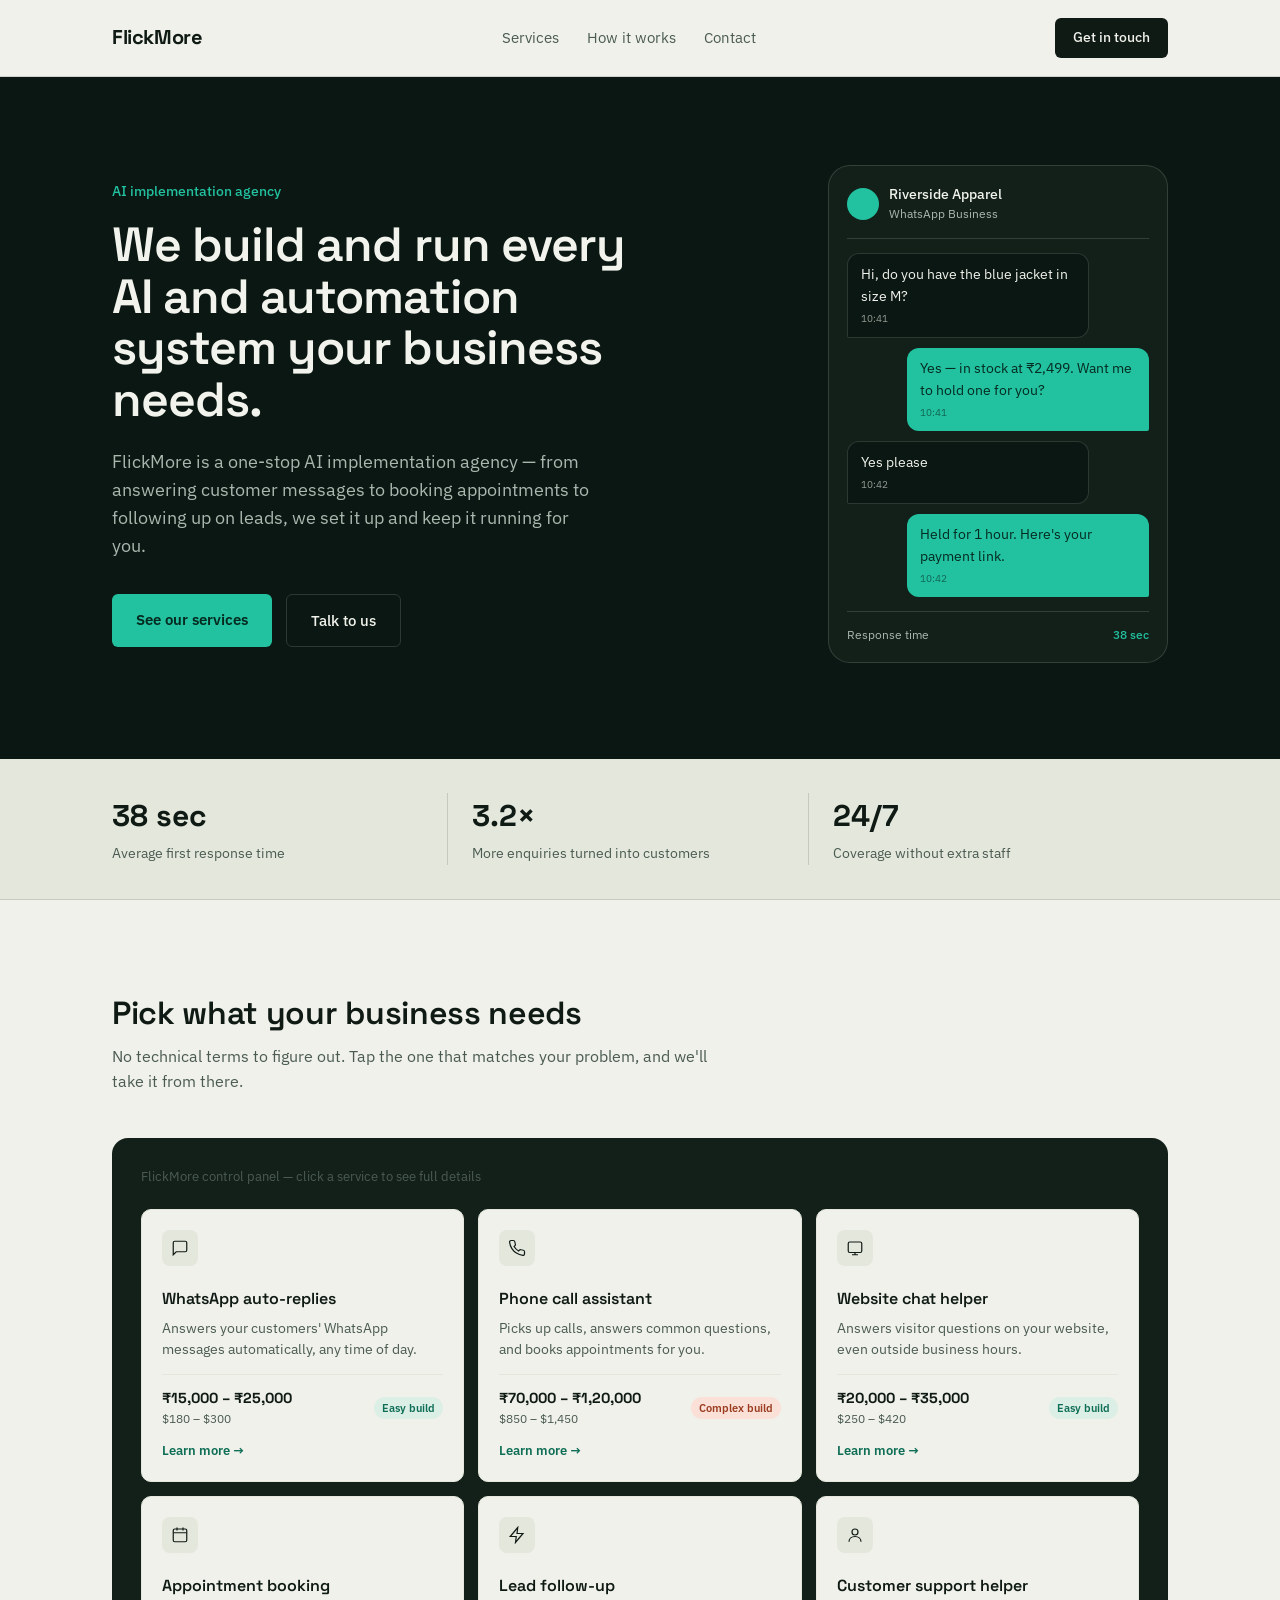
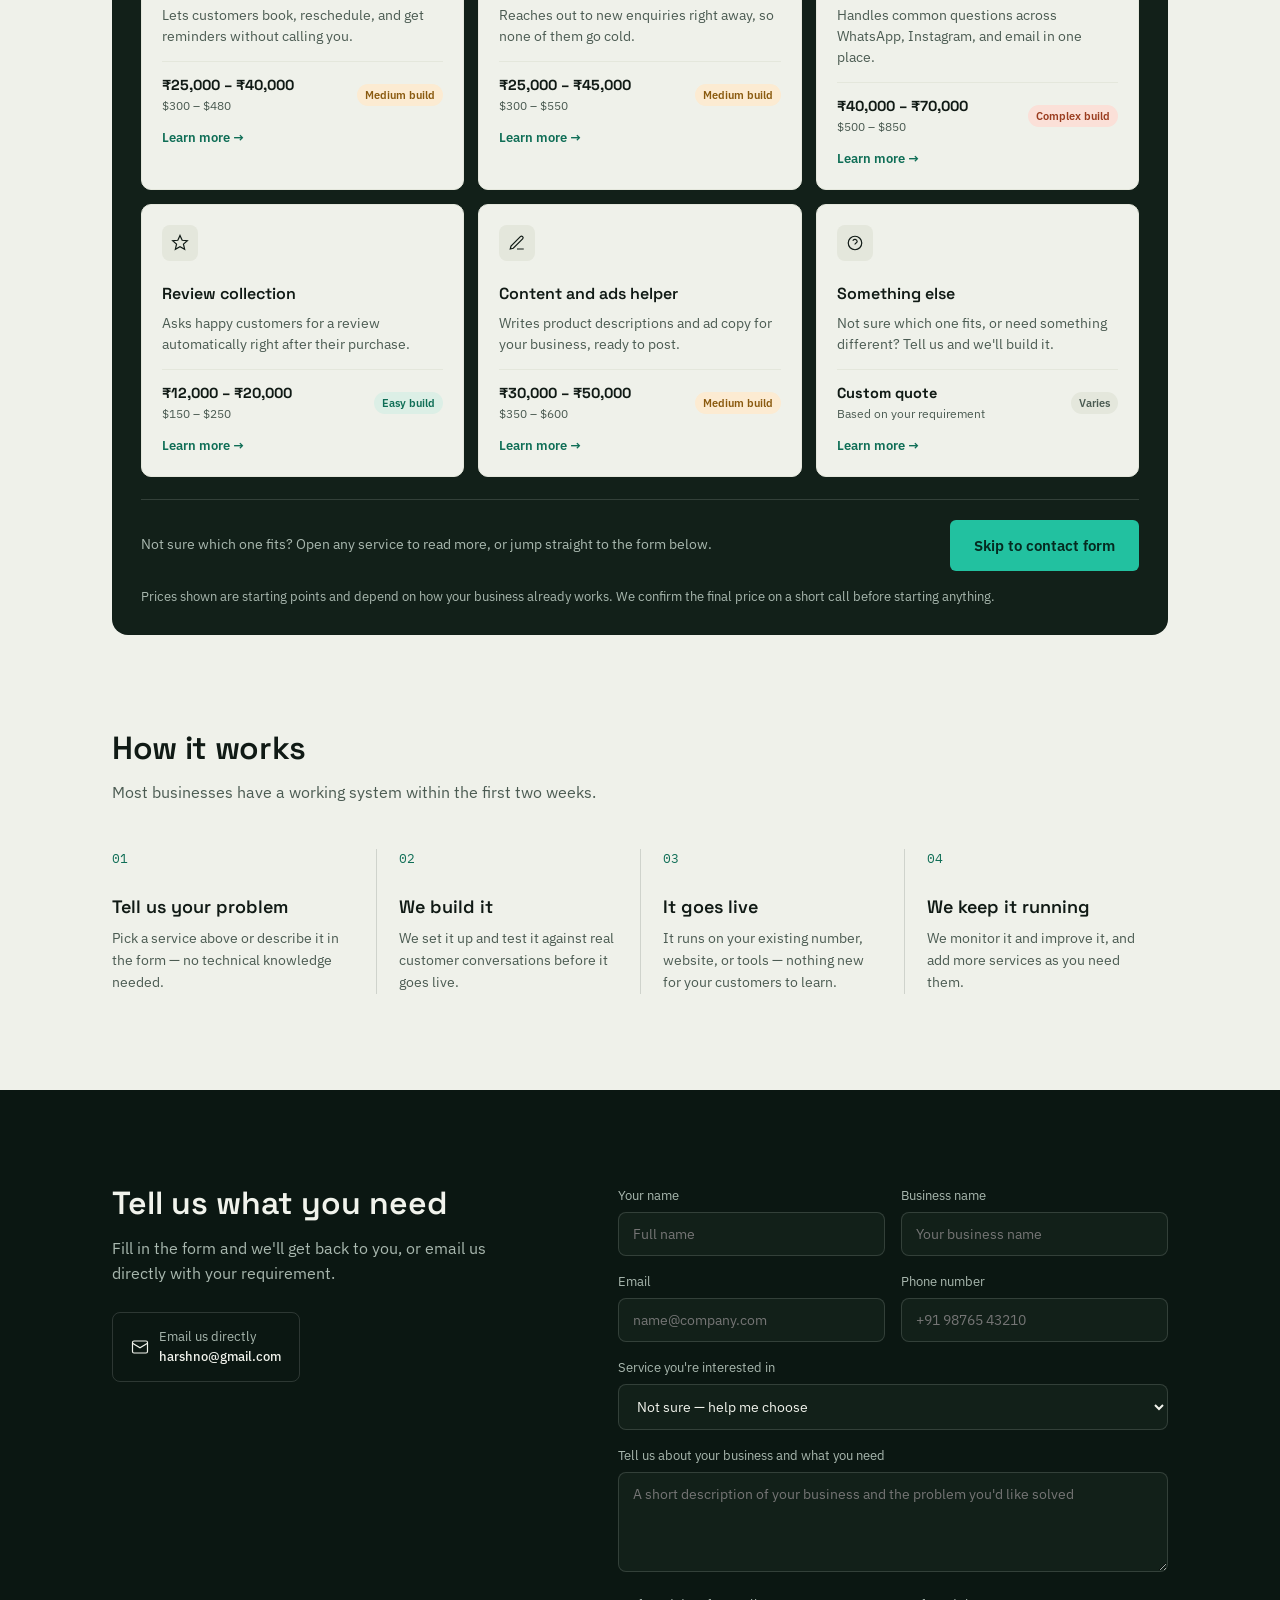
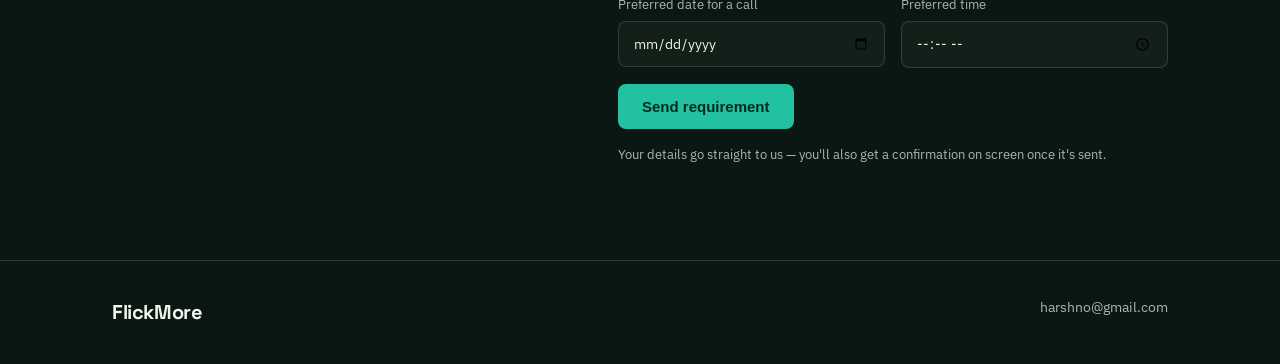
<file: index.html>
<!DOCTYPE html>
<html lang="en">
<head>
<meta charset="UTF-8">
<meta name="viewport" content="width=device-width, initial-scale=1.0">
<title>FlickMore — AI and automation, handled for your business</title>
<link rel="preconnect" href="https://fonts.googleapis.com">
<link href="https://fonts.googleapis.com/css2?family=Space+Grotesk:wght@400;500;600;700&family=IBM+Plex+Sans:wght@400;500;600&family=IBM+Plex+Mono:wght@400;500&display=swap" rel="stylesheet">
<link rel="stylesheet" href="styles.css">
</head>
<body>

<nav>
  <div class="wrap">
    <div class="logo">FlickMore</div>
    <div class="navlinks">
      <a href="#services">Services</a>
      <a href="#how">How it works</a>
      <a href="#contact">Contact</a>
    </div>
    <a class="navcta" href="#contact">Get in touch</a>
  </div>
</nav>

<section class="hero">
  <div class="wrap hero-grid">
    <div>
      <div class="hero-tag">AI implementation agency</div>
      <h1>We build and run every AI and automation system your business needs.</h1>
      <p class="lede">FlickMore is a one-stop AI implementation agency — from answering customer messages to booking appointments to following up on leads, we set it up and keep it running for you.</p>
      <div class="hero-ctas">
        <a class="btn-primary" href="#services">See our services</a>
        <a class="btn-secondary" href="#contact">Talk to us</a>
      </div>
    </div>
    <div class="phone">
      <div class="phone-head">
        <div class="phone-avatar"></div>
        <div><p>Riverside Apparel</p><span>WhatsApp Business</span></div>
      </div>
      <div class="msg in" style="animation-delay:0.1s">Hi, do you have the blue jacket in size M?<span class="msg-time">10:41</span></div>
      <div class="msg out" style="animation-delay:0.6s">Yes — in stock at ₹2,499. Want me to hold one for you?<span class="msg-time">10:41</span></div>
      <div class="msg in" style="animation-delay:1.1s">Yes please<span class="msg-time">10:42</span></div>
      <div class="msg out" style="animation-delay:1.6s">Held for 1 hour. Here's your payment link.<span class="msg-time">10:42</span></div>
      <div class="phone-stat"><span>Response time</span><b>38 sec</b></div>
    </div>
  </div>
</section>

<div class="statsbar">
  <div class="wrap">
    <div class="stat"><b>38 sec</b><span>Average first response time</span></div>
    <div class="stat"><b>3.2×</b><span>More enquiries turned into customers</span></div>
    <div class="stat"><b>24/7</b><span>Coverage without extra staff</span></div>
  </div>
</div>

<section class="section" id="services">
  <div class="wrap">
    <div class="section-head">
      <h2>Pick what your business needs</h2>
      <p>No technical terms to figure out. Tap the one that matches your problem, and we'll take it from there.</p>
    </div>

    <div class="dash">
      <div class="dash-top">
        <p>FlickMore control panel — click a service to see full details</p>
      </div>
      <div class="dash-grid" id="dashGrid">

        <a class="tile" href="whatsapp-auto-replies.html">
          <div class="tile-icon"><svg viewBox="0 0 24 24" fill="none" stroke-width="1.6"><path d="M21 15a2 2 0 0 1-2 2H7l-4 4V5a2 2 0 0 1 2-2h14a2 2 0 0 1 2 2z"/></svg></div>
          <h4>WhatsApp auto-replies</h4>
          <p>Answers your customers' WhatsApp messages automatically, any time of day.</p>
          <div class="tile-meta">
            <div class="tile-price"><b>₹15,000 – ₹25,000</b><span>$180 – $300</span></div>
            <div class="tile-diff diff-easy">Easy build</div>
          </div>
          <div class="tile-more">Learn more →</div>
        </a>

        <a class="tile" href="phone-call-assistant.html">
          <div class="tile-icon"><svg viewBox="0 0 24 24" fill="none" stroke-width="1.6"><path d="M22 16.9v3a2 2 0 0 1-2.2 2 19.8 19.8 0 0 1-8.6-3.1 19.5 19.5 0 0 1-6-6 19.8 19.8 0 0 1-3.1-8.7A2 2 0 0 1 4.1 2h3a2 2 0 0 1 2 1.7c.1 1 .4 2 .7 2.9a2 2 0 0 1-.4 2.1L8.1 10a16 16 0 0 0 6 6l1.3-1.3a2 2 0 0 1 2.1-.4c.9.3 1.9.6 2.9.7a2 2 0 0 1 1.7 2z"/></svg></div>
          <h4>Phone call assistant</h4>
          <p>Picks up calls, answers common questions, and books appointments for you.</p>
          <div class="tile-meta">
            <div class="tile-price"><b>₹70,000 – ₹1,20,000</b><span>$850 – $1,450</span></div>
            <div class="tile-diff diff-hard">Complex build</div>
          </div>
          <div class="tile-more">Learn more →</div>
        </a>

        <a class="tile" href="website-chat-helper.html">
          <div class="tile-icon"><svg viewBox="0 0 24 24" fill="none" stroke-width="1.6"><rect x="3" y="4" width="18" height="14" rx="2"/><path d="M8 21h8M12 18v3"/></svg></div>
          <h4>Website chat helper</h4>
          <p>Answers visitor questions on your website, even outside business hours.</p>
          <div class="tile-meta">
            <div class="tile-price"><b>₹20,000 – ₹35,000</b><span>$250 – $420</span></div>
            <div class="tile-diff diff-easy">Easy build</div>
          </div>
          <div class="tile-more">Learn more →</div>
        </a>

        <a class="tile" href="appointment-booking.html">
          <div class="tile-icon"><svg viewBox="0 0 24 24" fill="none" stroke-width="1.6"><rect x="3" y="4" width="18" height="17" rx="2"/><path d="M3 9h18M8 2v4M16 2v4"/></svg></div>
          <h4>Appointment booking</h4>
          <p>Lets customers book, reschedule, and get reminders without calling you.</p>
          <div class="tile-meta">
            <div class="tile-price"><b>₹25,000 – ₹40,000</b><span>$300 – $480</span></div>
            <div class="tile-diff diff-medium">Medium build</div>
          </div>
          <div class="tile-more">Learn more →</div>
        </a>

        <a class="tile" href="lead-follow-up.html">
          <div class="tile-icon"><svg viewBox="0 0 24 24" fill="none" stroke-width="1.6"><path d="M13 2 3 14h8l-1 8 10-12h-8z"/></svg></div>
          <h4>Lead follow-up</h4>
          <p>Reaches out to new enquiries right away, so none of them go cold.</p>
          <div class="tile-meta">
            <div class="tile-price"><b>₹25,000 – ₹45,000</b><span>$300 – $550</span></div>
            <div class="tile-diff diff-medium">Medium build</div>
          </div>
          <div class="tile-more">Learn more →</div>
        </a>

        <a class="tile" href="customer-support-helper.html">
          <div class="tile-icon"><svg viewBox="0 0 24 24" fill="none" stroke-width="1.6"><circle cx="12" cy="8" r="4"/><path d="M4 21c0-4.4 3.6-7 8-7s8 2.6 8 7"/></svg></div>
          <h4>Customer support helper</h4>
          <p>Handles common questions across WhatsApp, Instagram, and email in one place.</p>
          <div class="tile-meta">
            <div class="tile-price"><b>₹40,000 – ₹70,000</b><span>$500 – $850</span></div>
            <div class="tile-diff diff-hard">Complex build</div>
          </div>
          <div class="tile-more">Learn more →</div>
        </a>

        <a class="tile" href="review-collection.html">
          <div class="tile-icon"><svg viewBox="0 0 24 24" fill="none" stroke-width="1.6"><path d="m12 2 2.9 6.3 6.9.6-5.2 4.6 1.6 6.8L12 16.9l-6.2 3.4 1.6-6.8L2.2 8.9l6.9-.6z"/></svg></div>
          <h4>Review collection</h4>
          <p>Asks happy customers for a review automatically right after their purchase.</p>
          <div class="tile-meta">
            <div class="tile-price"><b>₹12,000 – ₹20,000</b><span>$150 – $250</span></div>
            <div class="tile-diff diff-easy">Easy build</div>
          </div>
          <div class="tile-more">Learn more →</div>
        </a>

        <a class="tile" href="content-ads-helper.html">
          <div class="tile-icon"><svg viewBox="0 0 24 24" fill="none" stroke-width="1.6"><path d="M12 20h9M16.5 3.5a2.1 2.1 0 0 1 3 3L7 19l-4 1 1-4z"/></svg></div>
          <h4>Content and ads helper</h4>
          <p>Writes product descriptions and ad copy for your business, ready to post.</p>
          <div class="tile-meta">
            <div class="tile-price"><b>₹30,000 – ₹50,000</b><span>$350 – $600</span></div>
            <div class="tile-diff diff-medium">Medium build</div>
          </div>
          <div class="tile-more">Learn more →</div>
        </a>

        <a class="tile" href="custom-service.html">
          <div class="tile-icon"><svg viewBox="0 0 24 24" fill="none" stroke-width="1.6"><circle cx="12" cy="12" r="9"/><path d="M12 16v.01M9.1 9a3 3 0 0 1 5.8 1c0 2-3 2-3 4"/></svg></div>
          <h4>Something else</h4>
          <p>Not sure which one fits, or need something different? Tell us and we'll build it.</p>
          <div class="tile-meta">
            <div class="tile-price"><b>Custom quote</b><span>Based on your requirement</span></div>
            <div class="tile-diff diff-custom">Varies</div>
          </div>
          <div class="tile-more">Learn more →</div>
        </a>

      </div>

      <div class="dash-footer">
        <p id="dashSelectionText">Not sure which one fits? Open any service to read more, or jump straight to the form below.</p>
        <a class="btn-primary" href="#contact" id="dashContinue">Skip to contact form</a>
      </div>
      <p class="price-note">Prices shown are starting points and depend on how your business already works. We confirm the final price on a short call before starting anything.</p>
    </div>
  </div>
</section>

<section class="section" id="how" style="padding-top:0;">
  <div class="wrap">
    <div class="section-head">
      <h2>How it works</h2>
      <p>Most businesses have a working system within the first two weeks.</p>
    </div>
    <div class="steps">
      <div class="step"><div class="step-num">01</div><h4>Tell us your problem</h4><p>Pick a service above or describe it in the form — no technical knowledge needed.</p></div>
      <div class="step"><div class="step-num">02</div><h4>We build it</h4><p>We set it up and test it against real customer conversations before it goes live.</p></div>
      <div class="step"><div class="step-num">03</div><h4>It goes live</h4><p>It runs on your existing number, website, or tools — nothing new for your customers to learn.</p></div>
      <div class="step"><div class="step-num">04</div><h4>We keep it running</h4><p>We monitor it and improve it, and add more services as you need them.</p></div>
    </div>
  </div>
</section>

<section class="section contact" id="contact">
  <div class="wrap contact-grid">
    <div class="contact-info">
      <h2>Tell us what you need</h2>
      <p>Fill in the form and we'll get back to you, or email us directly with your requirement.</p>
      <a class="contact-email" href="mailto:harshno@gmail.com">
        <svg width="18" height="18" viewBox="0 0 24 24" fill="none" stroke="currentColor" stroke-width="1.6"><rect x="2" y="4" width="20" height="16" rx="2"/><path d="m2 7 10 6 10-6"/></svg>
        <span>Email us directly<br><b style="color:var(--text-light);font-weight:500;">harshno@gmail.com</b></span>
      </a>
    </div>

    <form id="requirementForm" action="https://formspree.io/f/xqpkvagr" method="POST">
      <div class="form-row">
        <div>
          <label for="fname">Your name</label>
          <input type="text" id="fname" name="fname" placeholder="Full name" required>
        </div>
        <div>
          <label for="fbusiness">Business name</label>
          <input type="text" id="fbusiness" name="fbusiness" placeholder="Your business name" required>
        </div>
      </div>
      <div class="form-row">
        <div>
          <label for="femail">Email</label>
          <input type="email" id="femail" name="femail" placeholder="name@company.com" required>
        </div>
        <div>
          <label for="fphone">Phone number</label>
          <input type="tel" id="fphone" name="fphone" placeholder="+91 98765 43210">
        </div>
      </div>
      <div>
        <label for="fservice">Service you're interested in</label>
        <select id="fservice" name="fservice">
          <option value="">Not sure — help me choose</option>
          <option value="WhatsApp auto-replies">WhatsApp auto-replies</option>
          <option value="Phone call assistant">Phone call assistant</option>
          <option value="Website chat helper">Website chat helper</option>
          <option value="Appointment booking">Appointment booking</option>
          <option value="Lead follow-up">Lead follow-up</option>
          <option value="Customer support helper">Customer support helper</option>
          <option value="Review collection">Review collection</option>
          <option value="Content and ads helper">Content and ads helper</option>
          <option value="Something else">Something else</option>
        </select>
      </div>
      <div>
        <label for="fmessage">Tell us about your business and what you need</label>
        <textarea id="fmessage" name="fmessage" placeholder="A short description of your business and the problem you'd like solved"></textarea>
      </div>
      <div class="form-row">
        <div>
          <label for="fdate">Preferred date for a call</label>
          <input type="date" id="fdate" name="fdate">
        </div>
        <div>
          <label for="ftime">Preferred time</label>
          <input type="time" id="ftime" name="ftime">
        </div>
      </div>
      <button type="submit" class="form-submit" id="formSubmitBtn">Send requirement</button>
      <p class="form-note">Your details go straight to us — you'll also get a confirmation on screen once it's sent.</p>
      <p class="form-status" id="formStatus"></p>
    </form>
  </div>
</section>

<footer>
  <div class="wrap">
    <div class="logo">FlickMore</div>
    <div>harshno@gmail.com</div>
  </div>
</footer>

<script>
  var serviceSelect = document.getElementById('fservice');
  var selectionText = document.getElementById('dashSelectionText');

  // If arriving from a service detail page (e.g. index.html?service=Appointment%20booking#contact),
  // pre-fill the form's service dropdown to match.
  var params = new URLSearchParams(window.location.search);
  var incomingService = params.get('service');
  if(incomingService){
    var optionExists = Array.from(serviceSelect.options).some(function(o){ return o.value === incomingService; });
    if(optionExists){
      serviceSelect.value = incomingService;
      selectionText.innerHTML = 'Picked from your last page: <b>' + incomingService + '</b>';
    }
  }

  var requirementForm = document.getElementById('requirementForm');
  var formStatus = document.getElementById('formStatus');
  var formSubmitBtn = document.getElementById('formSubmitBtn');

  requirementForm.addEventListener('submit', function(e){
    e.preventDefault();

    var name = document.getElementById('fname').value.trim();
    var business = document.getElementById('fbusiness').value.trim();
    var email = document.getElementById('femail').value.trim();

    if(!name || !business || !email){
      formStatus.style.display = 'block';
      formStatus.style.color = '#FF6B4A';
      formStatus.textContent = 'Please fill in your name, business name, and email first.';
      return;
    }

    formSubmitBtn.disabled = true;
    formSubmitBtn.textContent = 'Sending…';
    formStatus.style.display = 'none';

    var formData = new FormData(requirementForm);

    fetch(requirementForm.action, {
      method: 'POST',
      body: formData,
      headers: { 'Accept': 'application/json' }
    }).then(function(response){
      if(response.ok){
        formStatus.style.display = 'block';
        formStatus.style.color = '#22C1A0';
        formStatus.textContent = "Thanks, " + name + " — your requirement has been sent. We'll get back to you shortly.";
        requirementForm.reset();
        selectionText.textContent = 'Not sure which one fits? Open any service to read more, or jump straight to the form below.';
      } else {
        throw new Error('Submission failed');
      }
    }).catch(function(){
      formStatus.style.display = 'block';
      formStatus.style.color = '#FF6B4A';
      formStatus.textContent = "Something went wrong sending this. Please email us directly at harshno@gmail.com instead.";
    }).finally(function(){
      formSubmitBtn.disabled = false;
      formSubmitBtn.textContent = 'Send requirement';
    });
  });

</script>

</body>
</html>
</file>
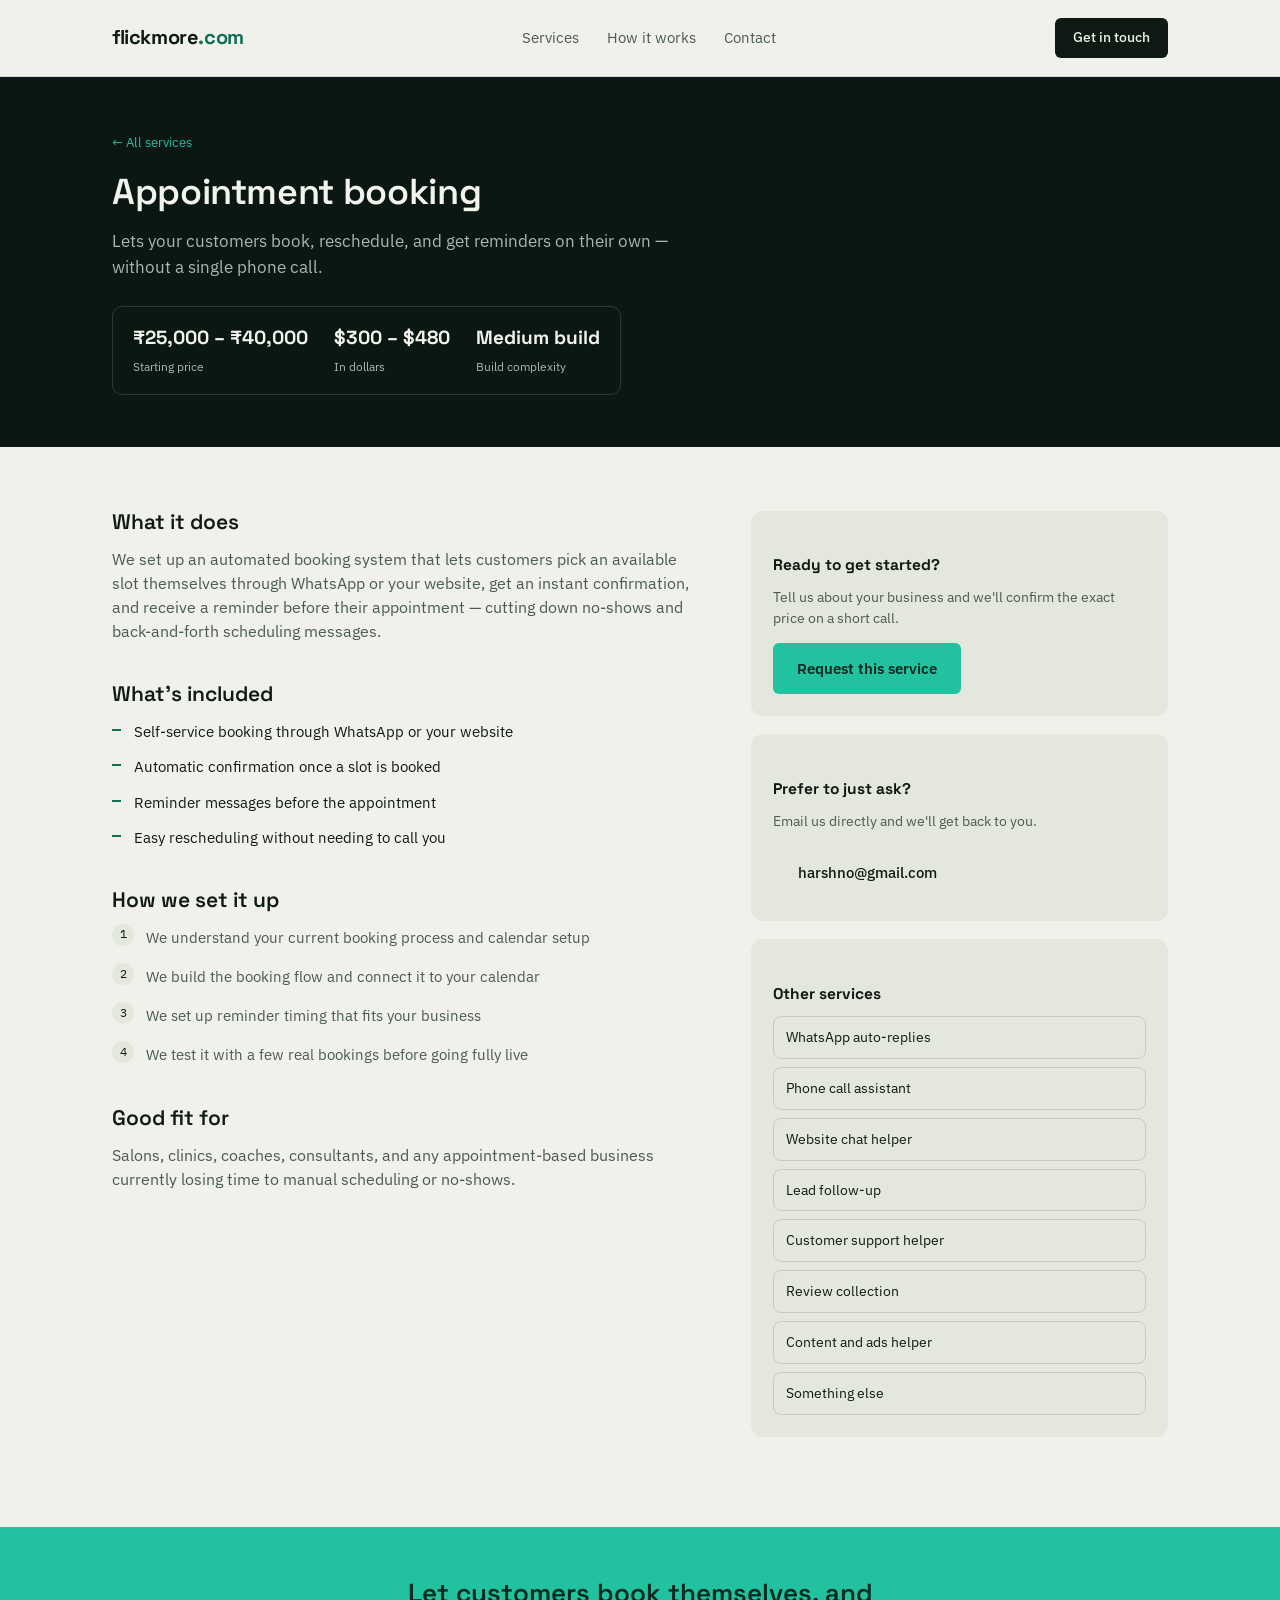
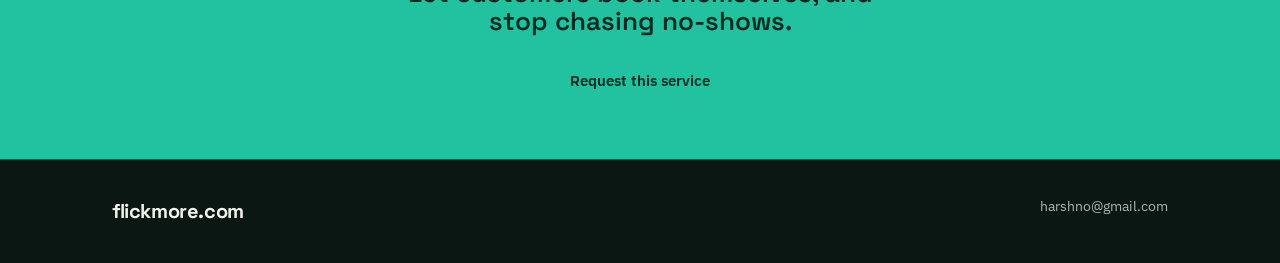
<file: appointment-booking.html>
<!DOCTYPE html>
<html lang="en">
<head>
<meta charset="UTF-8">
<meta name="viewport" content="width=device-width, initial-scale=1.0">
<title>Appointment Booking — Flickmore</title>
<link rel="preconnect" href="https://fonts.googleapis.com">
<link href="https://fonts.googleapis.com/css2?family=Space+Grotesk:wght@400;500;600;700&family=IBM+Plex+Sans:wght@400;500;600&family=IBM+Plex+Mono:wght@400;500&display=swap" rel="stylesheet">
<link rel="stylesheet" href="styles.css">
</head>
<body>

<nav>
  <div class="wrap">
    <a class="logo" href="index.html">flickmore<span>.com</span></a>
    <div class="navlinks">
      <a href="index.html#services">Services</a>
      <a href="index.html#how">How it works</a>
      <a href="index.html#contact">Contact</a>
    </div>
    <a class="navcta" href="index.html?service=Appointment%20booking#contact">Get in touch</a>
  </div>
</nav>

<section class="detail-hero">
  <div class="wrap">
    <div class="breadcrumb"><a href="index.html#services">← All services</a></div>
    <h1>Appointment booking</h1>
    <p class="lede">Lets your customers book, reschedule, and get reminders on their own — without a single phone call.</p>
    <div class="detail-price-card">
      <div class="p-item"><b>₹25,000 – ₹40,000</b><span>Starting price</span></div>
      <div class="p-item"><b>$300 – $480</b><span>In dollars</span></div>
      <div class="p-item"><b>Medium build</b><span>Build complexity</span></div>
    </div>
  </div>
</section>

<section class="detail-body">
  <div class="wrap detail-cols">
    <div>
      <div class="detail-block">
        <h3>What it does</h3>
        <p>We set up an automated booking system that lets customers pick an available slot themselves through WhatsApp or your website, get an instant confirmation, and receive a reminder before their appointment — cutting down no-shows and back-and-forth scheduling messages.</p>
      </div>
      <div class="detail-block">
        <h3>What's included</h3>
        <ul class="detail-list">
          <li>Self-service booking through WhatsApp or your website</li>
          <li>Automatic confirmation once a slot is booked</li>
          <li>Reminder messages before the appointment</li>
          <li>Easy rescheduling without needing to call you</li>
        </ul>
      </div>
      <div class="detail-block">
        <h3>How we set it up</h3>
        <ol class="detail-steps">
          <li>We understand your current booking process and calendar setup</li>
          <li>We build the booking flow and connect it to your calendar</li>
          <li>We set up reminder timing that fits your business</li>
          <li>We test it with a few real bookings before going fully live</li>
        </ol>
      </div>
      <div class="detail-block">
        <h3>Good fit for</h3>
        <p>Salons, clinics, coaches, consultants, and any appointment-based business currently losing time to manual scheduling or no-shows.</p>
      </div>
    </div>

    <div>
      <div class="sidebar-card">
        <h4>Ready to get started?</h4>
        <p>Tell us about your business and we'll confirm the exact price on a short call.</p>
        <a class="btn-primary" href="index.html?service=Appointment%20booking#contact">Request this service</a>
      </div>
      <div class="sidebar-card">
        <h4>Prefer to just ask?</h4>
        <p>Email us directly and we'll get back to you.</p>
        <a class="btn-secondary" style="border-color:var(--paper-2);color:var(--text-dark);display:inline-block;" href="mailto:harshno@gmail.com">harshno@gmail.com</a>
      </div>
      <div class="sidebar-card">
        <h4>Other services</h4>
        <div class="related-list">
          <a href="whatsapp-auto-replies.html">WhatsApp auto-replies</a>
          <a href="phone-call-assistant.html">Phone call assistant</a>
          <a href="website-chat-helper.html">Website chat helper</a>
          <a href="lead-follow-up.html">Lead follow-up</a>
          <a href="customer-support-helper.html">Customer support helper</a>
          <a href="review-collection.html">Review collection</a>
          <a href="content-ads-helper.html">Content and ads helper</a>
          <a href="custom-service.html">Something else</a>
        </div>
      </div>
    </div>
  </div>
</section>

<section class="detail-cta">
  <div class="wrap">
    <h2>Let customers book themselves, and stop chasing no-shows.</h2>
    <a class="btn-primary" href="index.html?service=Appointment%20booking#contact">Request this service</a>
  </div>
</section>

<footer>
  <div class="wrap">
    <a class="logo" href="index.html">flickmore.com</a>
    <div>harshno@gmail.com</div>
  </div>
</footer>

</body>
</html>
</file>
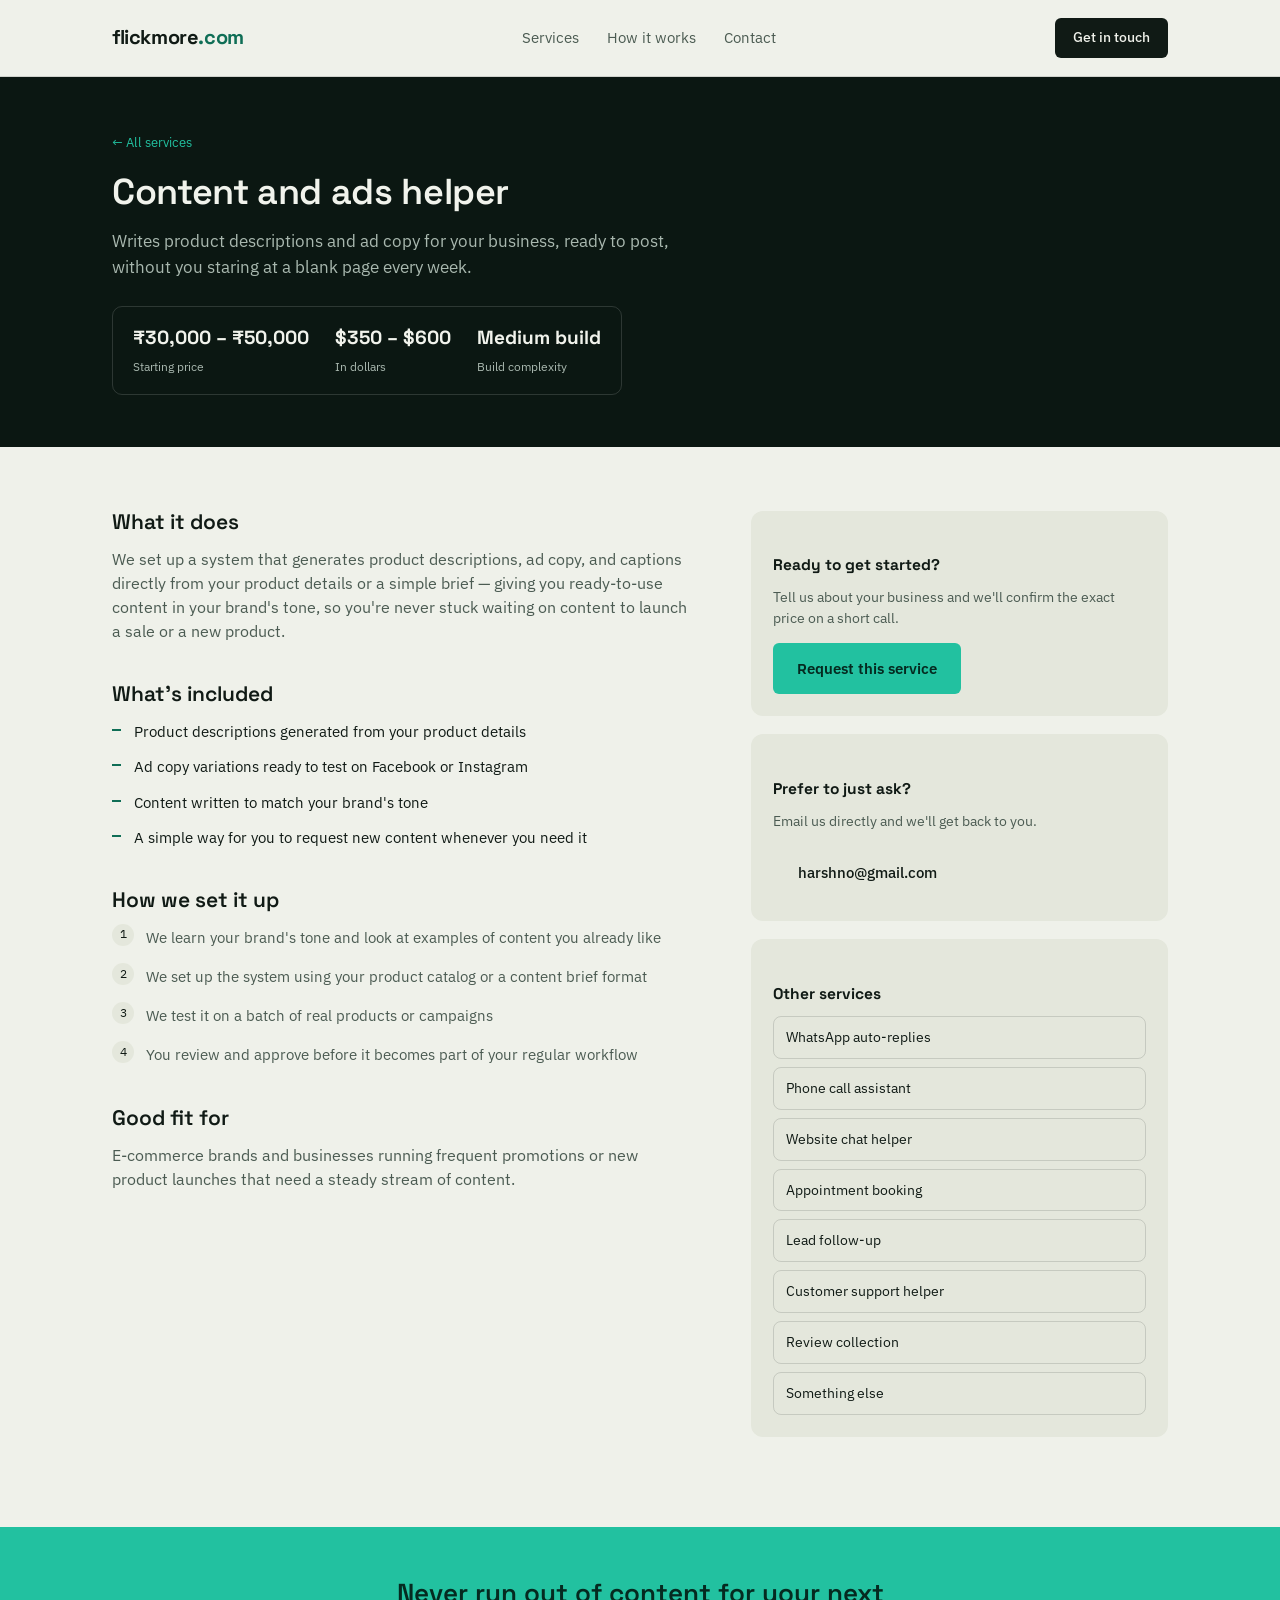
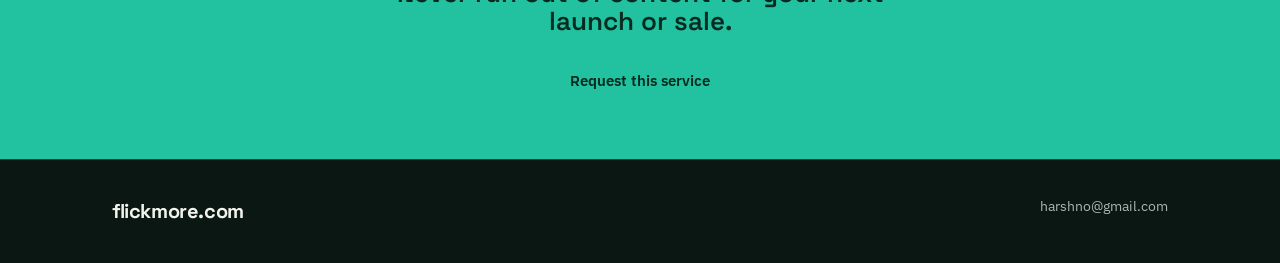
<file: content-ads-helper.html>
<!DOCTYPE html>
<html lang="en">
<head>
<meta charset="UTF-8">
<meta name="viewport" content="width=device-width, initial-scale=1.0">
<title>Content and Ads Helper — Flickmore</title>
<link rel="preconnect" href="https://fonts.googleapis.com">
<link href="https://fonts.googleapis.com/css2?family=Space+Grotesk:wght@400;500;600;700&family=IBM+Plex+Sans:wght@400;500;600&family=IBM+Plex+Mono:wght@400;500&display=swap" rel="stylesheet">
<link rel="stylesheet" href="styles.css">
</head>
<body>

<nav>
  <div class="wrap">
    <a class="logo" href="index.html">flickmore<span>.com</span></a>
    <div class="navlinks">
      <a href="index.html#services">Services</a>
      <a href="index.html#how">How it works</a>
      <a href="index.html#contact">Contact</a>
    </div>
    <a class="navcta" href="index.html?service=Content%20and%20ads%20helper#contact">Get in touch</a>
  </div>
</nav>

<section class="detail-hero">
  <div class="wrap">
    <div class="breadcrumb"><a href="index.html#services">← All services</a></div>
    <h1>Content and ads helper</h1>
    <p class="lede">Writes product descriptions and ad copy for your business, ready to post, without you staring at a blank page every week.</p>
    <div class="detail-price-card">
      <div class="p-item"><b>₹30,000 – ₹50,000</b><span>Starting price</span></div>
      <div class="p-item"><b>$350 – $600</b><span>In dollars</span></div>
      <div class="p-item"><b>Medium build</b><span>Build complexity</span></div>
    </div>
  </div>
</section>

<section class="detail-body">
  <div class="wrap detail-cols">
    <div>
      <div class="detail-block">
        <h3>What it does</h3>
        <p>We set up a system that generates product descriptions, ad copy, and captions directly from your product details or a simple brief — giving you ready-to-use content in your brand's tone, so you're never stuck waiting on content to launch a sale or a new product.</p>
      </div>
      <div class="detail-block">
        <h3>What's included</h3>
        <ul class="detail-list">
          <li>Product descriptions generated from your product details</li>
          <li>Ad copy variations ready to test on Facebook or Instagram</li>
          <li>Content written to match your brand's tone</li>
          <li>A simple way for you to request new content whenever you need it</li>
        </ul>
      </div>
      <div class="detail-block">
        <h3>How we set it up</h3>
        <ol class="detail-steps">
          <li>We learn your brand's tone and look at examples of content you already like</li>
          <li>We set up the system using your product catalog or a content brief format</li>
          <li>We test it on a batch of real products or campaigns</li>
          <li>You review and approve before it becomes part of your regular workflow</li>
        </ol>
      </div>
      <div class="detail-block">
        <h3>Good fit for</h3>
        <p>E-commerce brands and businesses running frequent promotions or new product launches that need a steady stream of content.</p>
      </div>
    </div>

    <div>
      <div class="sidebar-card">
        <h4>Ready to get started?</h4>
        <p>Tell us about your business and we'll confirm the exact price on a short call.</p>
        <a class="btn-primary" href="index.html?service=Content%20and%20ads%20helper#contact">Request this service</a>
      </div>
      <div class="sidebar-card">
        <h4>Prefer to just ask?</h4>
        <p>Email us directly and we'll get back to you.</p>
        <a class="btn-secondary" style="border-color:var(--paper-2);color:var(--text-dark);display:inline-block;" href="mailto:harshno@gmail.com">harshno@gmail.com</a>
      </div>
      <div class="sidebar-card">
        <h4>Other services</h4>
        <div class="related-list">
          <a href="whatsapp-auto-replies.html">WhatsApp auto-replies</a>
          <a href="phone-call-assistant.html">Phone call assistant</a>
          <a href="website-chat-helper.html">Website chat helper</a>
          <a href="appointment-booking.html">Appointment booking</a>
          <a href="lead-follow-up.html">Lead follow-up</a>
          <a href="customer-support-helper.html">Customer support helper</a>
          <a href="review-collection.html">Review collection</a>
          <a href="custom-service.html">Something else</a>
        </div>
      </div>
    </div>
  </div>
</section>

<section class="detail-cta">
  <div class="wrap">
    <h2>Never run out of content for your next launch or sale.</h2>
    <a class="btn-primary" href="index.html?service=Content%20and%20ads%20helper#contact">Request this service</a>
  </div>
</section>

<footer>
  <div class="wrap">
    <a class="logo" href="index.html">flickmore.com</a>
    <div>harshno@gmail.com</div>
  </div>
</footer>

</body>
</html>
</file>
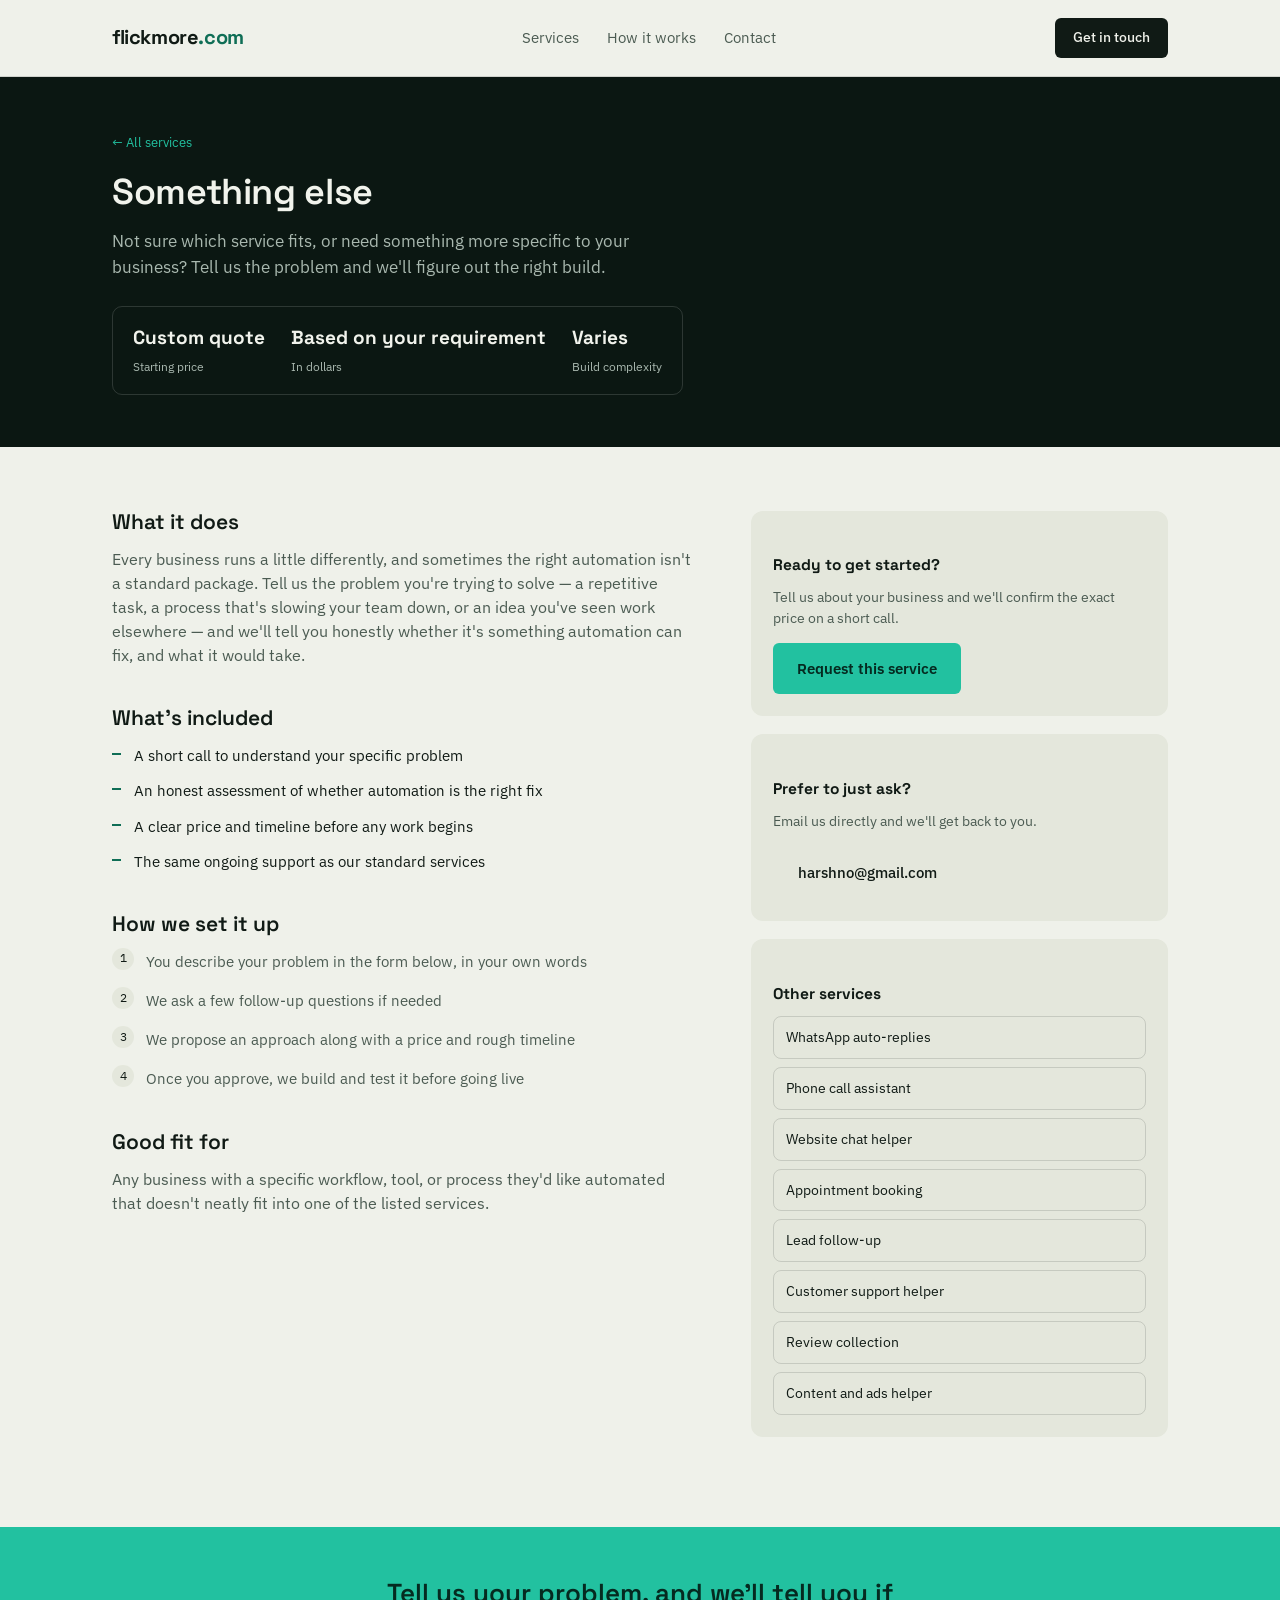
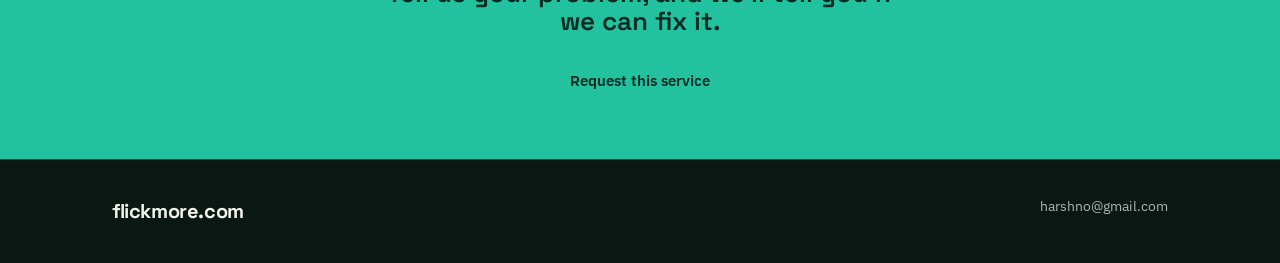
<file: custom-service.html>
<!DOCTYPE html>
<html lang="en">
<head>
<meta charset="UTF-8">
<meta name="viewport" content="width=device-width, initial-scale=1.0">
<title>Custom Automation — Flickmore</title>
<link rel="preconnect" href="https://fonts.googleapis.com">
<link href="https://fonts.googleapis.com/css2?family=Space+Grotesk:wght@400;500;600;700&family=IBM+Plex+Sans:wght@400;500;600&family=IBM+Plex+Mono:wght@400;500&display=swap" rel="stylesheet">
<link rel="stylesheet" href="styles.css">
</head>
<body>

<nav>
  <div class="wrap">
    <a class="logo" href="index.html">flickmore<span>.com</span></a>
    <div class="navlinks">
      <a href="index.html#services">Services</a>
      <a href="index.html#how">How it works</a>
      <a href="index.html#contact">Contact</a>
    </div>
    <a class="navcta" href="index.html?service=Something%20else#contact">Get in touch</a>
  </div>
</nav>

<section class="detail-hero">
  <div class="wrap">
    <div class="breadcrumb"><a href="index.html#services">← All services</a></div>
    <h1>Something else</h1>
    <p class="lede">Not sure which service fits, or need something more specific to your business? Tell us the problem and we'll figure out the right build.</p>
    <div class="detail-price-card">
      <div class="p-item"><b>Custom quote</b><span>Starting price</span></div>
      <div class="p-item"><b>Based on your requirement</b><span>In dollars</span></div>
      <div class="p-item"><b>Varies</b><span>Build complexity</span></div>
    </div>
  </div>
</section>

<section class="detail-body">
  <div class="wrap detail-cols">
    <div>
      <div class="detail-block">
        <h3>What it does</h3>
        <p>Every business runs a little differently, and sometimes the right automation isn't a standard package. Tell us the problem you're trying to solve — a repetitive task, a process that's slowing your team down, or an idea you've seen work elsewhere — and we'll tell you honestly whether it's something automation can fix, and what it would take.</p>
      </div>
      <div class="detail-block">
        <h3>What's included</h3>
        <ul class="detail-list">
          <li>A short call to understand your specific problem</li>
          <li>An honest assessment of whether automation is the right fix</li>
          <li>A clear price and timeline before any work begins</li>
          <li>The same ongoing support as our standard services</li>
        </ul>
      </div>
      <div class="detail-block">
        <h3>How we set it up</h3>
        <ol class="detail-steps">
          <li>You describe your problem in the form below, in your own words</li>
          <li>We ask a few follow-up questions if needed</li>
          <li>We propose an approach along with a price and rough timeline</li>
          <li>Once you approve, we build and test it before going live</li>
        </ol>
      </div>
      <div class="detail-block">
        <h3>Good fit for</h3>
        <p>Any business with a specific workflow, tool, or process they'd like automated that doesn't neatly fit into one of the listed services.</p>
      </div>
    </div>

    <div>
      <div class="sidebar-card">
        <h4>Ready to get started?</h4>
        <p>Tell us about your business and we'll confirm the exact price on a short call.</p>
        <a class="btn-primary" href="index.html?service=Something%20else#contact">Request this service</a>
      </div>
      <div class="sidebar-card">
        <h4>Prefer to just ask?</h4>
        <p>Email us directly and we'll get back to you.</p>
        <a class="btn-secondary" style="border-color:var(--paper-2);color:var(--text-dark);display:inline-block;" href="mailto:harshno@gmail.com">harshno@gmail.com</a>
      </div>
      <div class="sidebar-card">
        <h4>Other services</h4>
        <div class="related-list">
          <a href="whatsapp-auto-replies.html">WhatsApp auto-replies</a>
          <a href="phone-call-assistant.html">Phone call assistant</a>
          <a href="website-chat-helper.html">Website chat helper</a>
          <a href="appointment-booking.html">Appointment booking</a>
          <a href="lead-follow-up.html">Lead follow-up</a>
          <a href="customer-support-helper.html">Customer support helper</a>
          <a href="review-collection.html">Review collection</a>
          <a href="content-ads-helper.html">Content and ads helper</a>
        </div>
      </div>
    </div>
  </div>
</section>

<section class="detail-cta">
  <div class="wrap">
    <h2>Tell us your problem, and we'll tell you if we can fix it.</h2>
    <a class="btn-primary" href="index.html?service=Something%20else#contact">Request this service</a>
  </div>
</section>

<footer>
  <div class="wrap">
    <a class="logo" href="index.html">flickmore.com</a>
    <div>harshno@gmail.com</div>
  </div>
</footer>

</body>
</html>
</file>
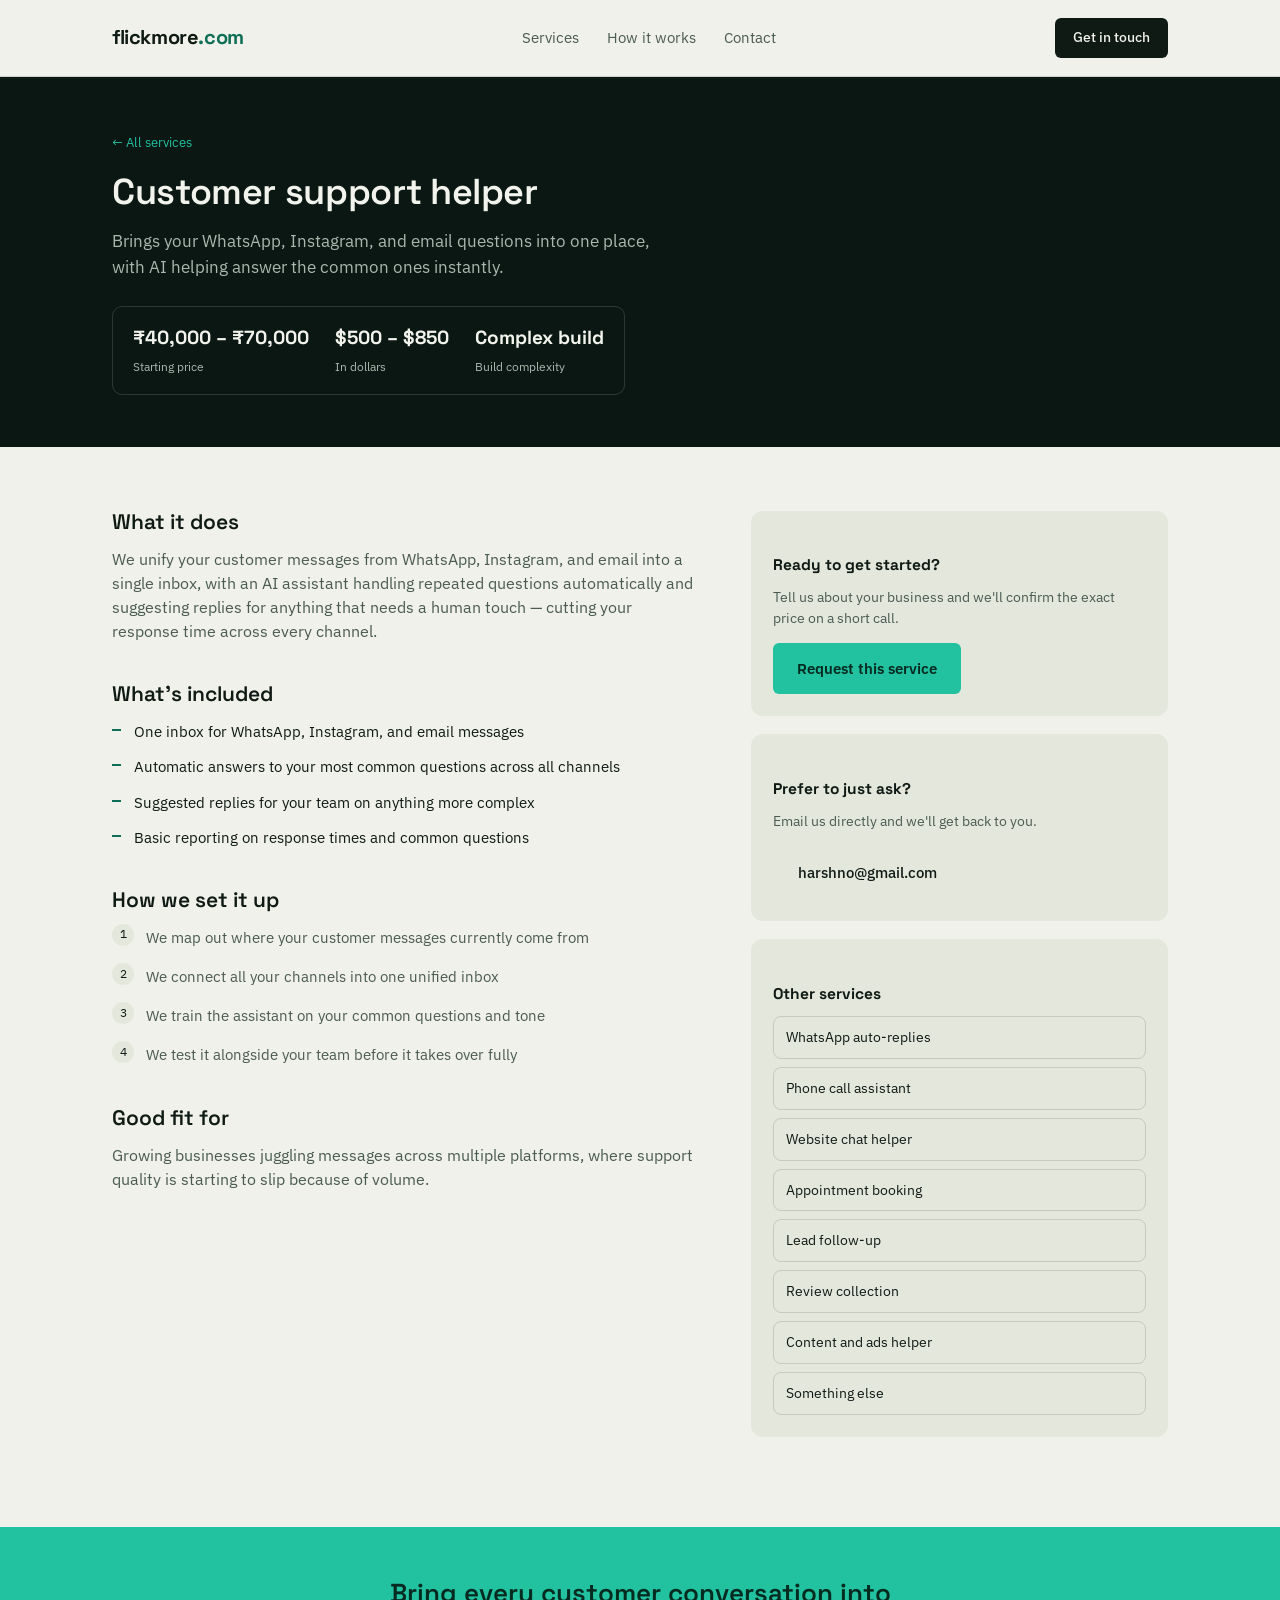
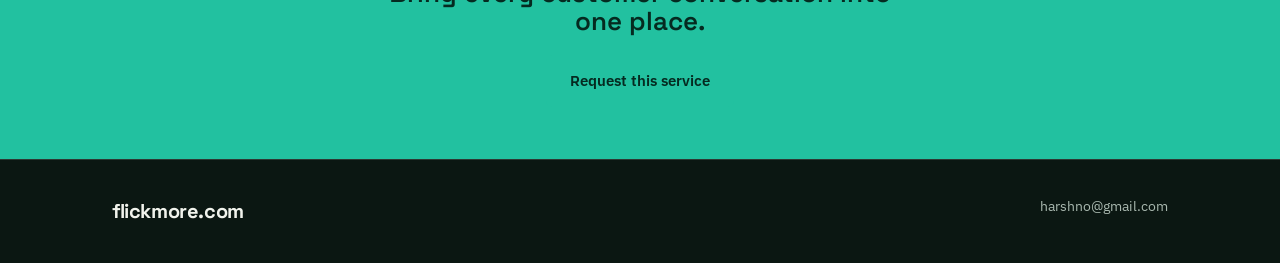
<file: customer-support-helper.html>
<!DOCTYPE html>
<html lang="en">
<head>
<meta charset="UTF-8">
<meta name="viewport" content="width=device-width, initial-scale=1.0">
<title>Customer Support Helper — Flickmore</title>
<link rel="preconnect" href="https://fonts.googleapis.com">
<link href="https://fonts.googleapis.com/css2?family=Space+Grotesk:wght@400;500;600;700&family=IBM+Plex+Sans:wght@400;500;600&family=IBM+Plex+Mono:wght@400;500&display=swap" rel="stylesheet">
<link rel="stylesheet" href="styles.css">
</head>
<body>

<nav>
  <div class="wrap">
    <a class="logo" href="index.html">flickmore<span>.com</span></a>
    <div class="navlinks">
      <a href="index.html#services">Services</a>
      <a href="index.html#how">How it works</a>
      <a href="index.html#contact">Contact</a>
    </div>
    <a class="navcta" href="index.html?service=Customer%20support%20helper#contact">Get in touch</a>
  </div>
</nav>

<section class="detail-hero">
  <div class="wrap">
    <div class="breadcrumb"><a href="index.html#services">← All services</a></div>
    <h1>Customer support helper</h1>
    <p class="lede">Brings your WhatsApp, Instagram, and email questions into one place, with AI helping answer the common ones instantly.</p>
    <div class="detail-price-card">
      <div class="p-item"><b>₹40,000 – ₹70,000</b><span>Starting price</span></div>
      <div class="p-item"><b>$500 – $850</b><span>In dollars</span></div>
      <div class="p-item"><b>Complex build</b><span>Build complexity</span></div>
    </div>
  </div>
</section>

<section class="detail-body">
  <div class="wrap detail-cols">
    <div>
      <div class="detail-block">
        <h3>What it does</h3>
        <p>We unify your customer messages from WhatsApp, Instagram, and email into a single inbox, with an AI assistant handling repeated questions automatically and suggesting replies for anything that needs a human touch — cutting your response time across every channel.</p>
      </div>
      <div class="detail-block">
        <h3>What's included</h3>
        <ul class="detail-list">
          <li>One inbox for WhatsApp, Instagram, and email messages</li>
          <li>Automatic answers to your most common questions across all channels</li>
          <li>Suggested replies for your team on anything more complex</li>
          <li>Basic reporting on response times and common questions</li>
        </ul>
      </div>
      <div class="detail-block">
        <h3>How we set it up</h3>
        <ol class="detail-steps">
          <li>We map out where your customer messages currently come from</li>
          <li>We connect all your channels into one unified inbox</li>
          <li>We train the assistant on your common questions and tone</li>
          <li>We test it alongside your team before it takes over fully</li>
        </ol>
      </div>
      <div class="detail-block">
        <h3>Good fit for</h3>
        <p>Growing businesses juggling messages across multiple platforms, where support quality is starting to slip because of volume.</p>
      </div>
    </div>

    <div>
      <div class="sidebar-card">
        <h4>Ready to get started?</h4>
        <p>Tell us about your business and we'll confirm the exact price on a short call.</p>
        <a class="btn-primary" href="index.html?service=Customer%20support%20helper#contact">Request this service</a>
      </div>
      <div class="sidebar-card">
        <h4>Prefer to just ask?</h4>
        <p>Email us directly and we'll get back to you.</p>
        <a class="btn-secondary" style="border-color:var(--paper-2);color:var(--text-dark);display:inline-block;" href="mailto:harshno@gmail.com">harshno@gmail.com</a>
      </div>
      <div class="sidebar-card">
        <h4>Other services</h4>
        <div class="related-list">
          <a href="whatsapp-auto-replies.html">WhatsApp auto-replies</a>
          <a href="phone-call-assistant.html">Phone call assistant</a>
          <a href="website-chat-helper.html">Website chat helper</a>
          <a href="appointment-booking.html">Appointment booking</a>
          <a href="lead-follow-up.html">Lead follow-up</a>
          <a href="review-collection.html">Review collection</a>
          <a href="content-ads-helper.html">Content and ads helper</a>
          <a href="custom-service.html">Something else</a>
        </div>
      </div>
    </div>
  </div>
</section>

<section class="detail-cta">
  <div class="wrap">
    <h2>Bring every customer conversation into one place.</h2>
    <a class="btn-primary" href="index.html?service=Customer%20support%20helper#contact">Request this service</a>
  </div>
</section>

<footer>
  <div class="wrap">
    <a class="logo" href="index.html">flickmore.com</a>
    <div>harshno@gmail.com</div>
  </div>
</footer>

</body>
</html>
</file>
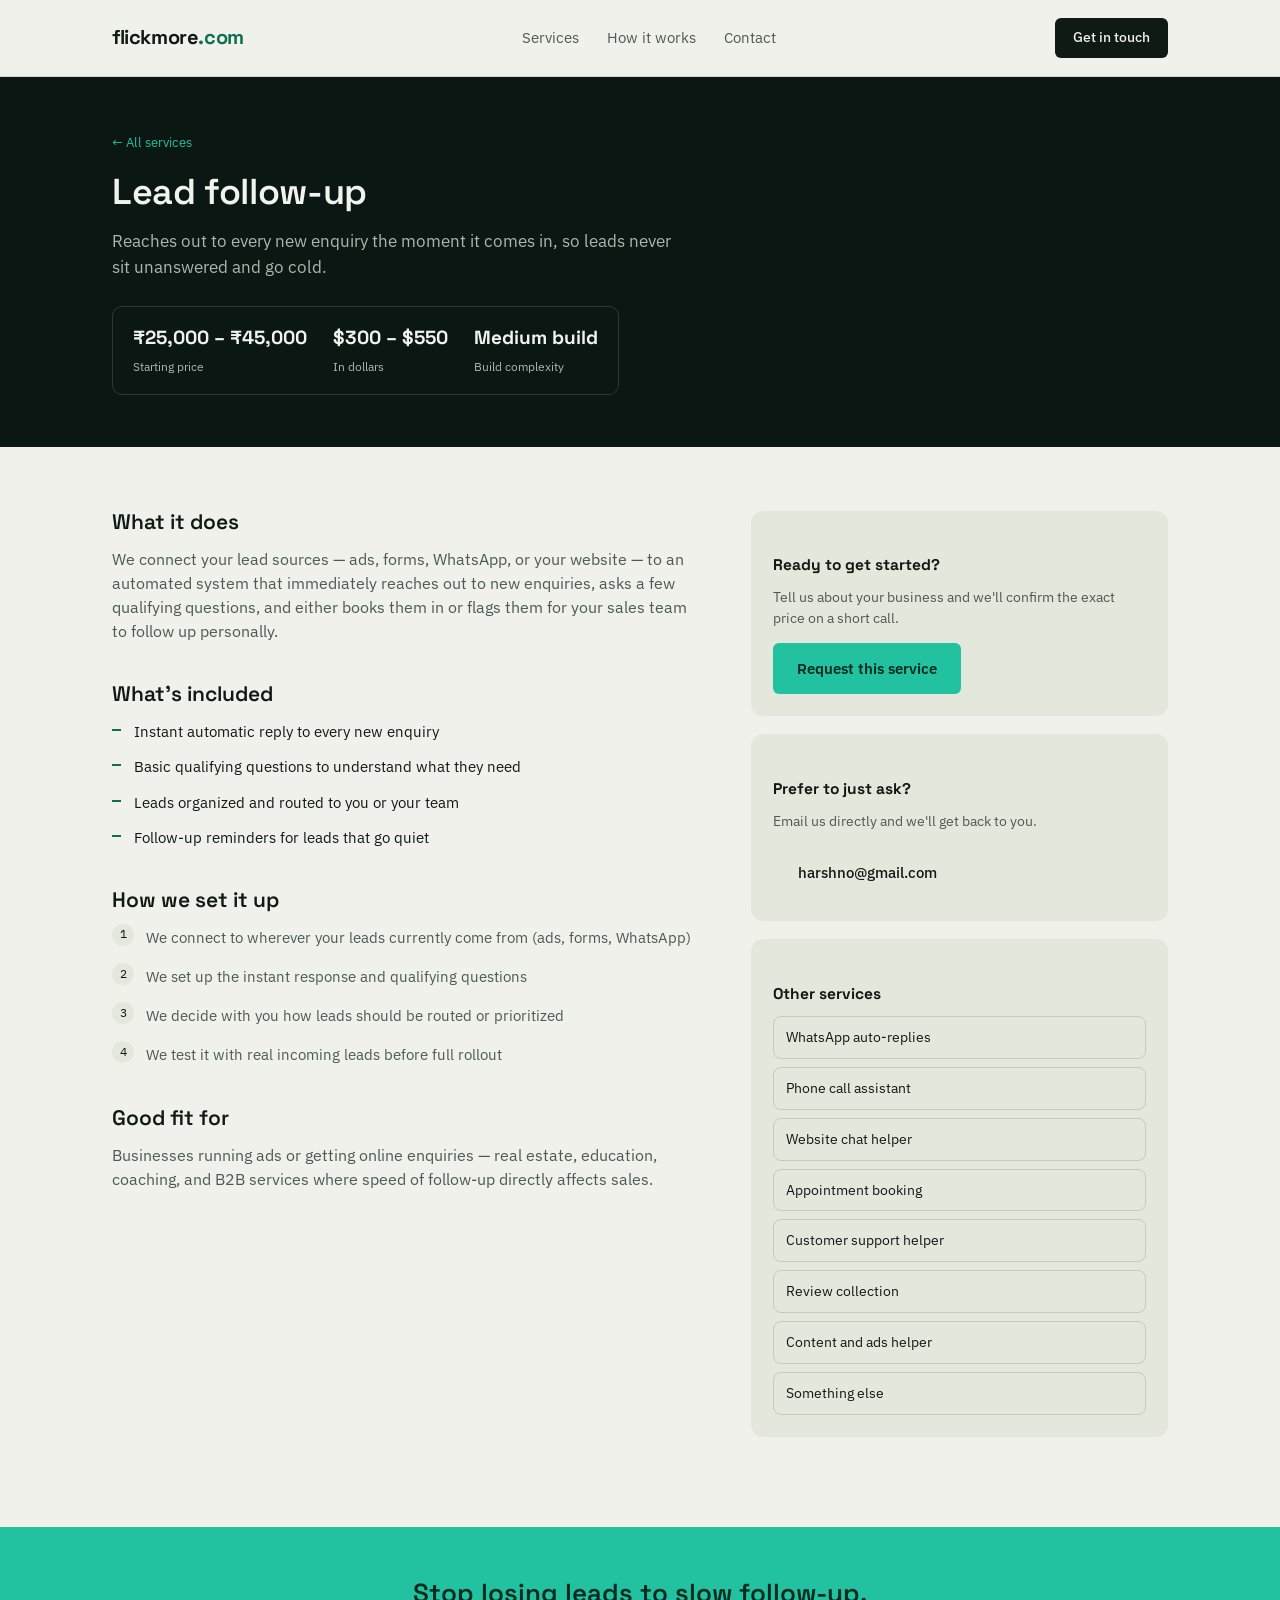
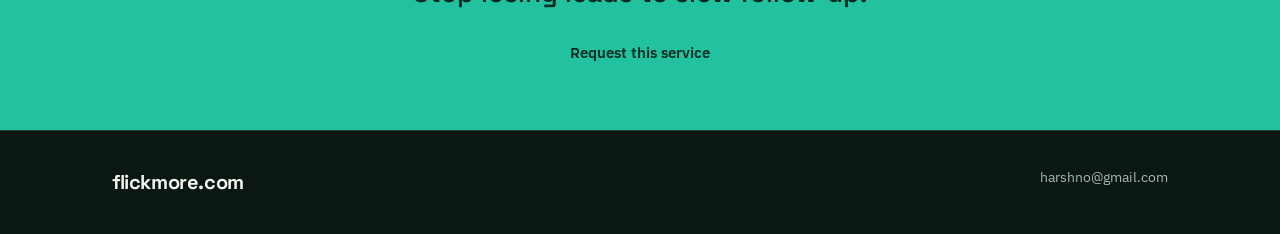
<file: lead-follow-up.html>
<!DOCTYPE html>
<html lang="en">
<head>
<meta charset="UTF-8">
<meta name="viewport" content="width=device-width, initial-scale=1.0">
<title>Lead Follow-Up — Flickmore</title>
<link rel="preconnect" href="https://fonts.googleapis.com">
<link href="https://fonts.googleapis.com/css2?family=Space+Grotesk:wght@400;500;600;700&family=IBM+Plex+Sans:wght@400;500;600&family=IBM+Plex+Mono:wght@400;500&display=swap" rel="stylesheet">
<link rel="stylesheet" href="styles.css">
</head>
<body>

<nav>
  <div class="wrap">
    <a class="logo" href="index.html">flickmore<span>.com</span></a>
    <div class="navlinks">
      <a href="index.html#services">Services</a>
      <a href="index.html#how">How it works</a>
      <a href="index.html#contact">Contact</a>
    </div>
    <a class="navcta" href="index.html?service=Lead%20follow-up#contact">Get in touch</a>
  </div>
</nav>

<section class="detail-hero">
  <div class="wrap">
    <div class="breadcrumb"><a href="index.html#services">← All services</a></div>
    <h1>Lead follow-up</h1>
    <p class="lede">Reaches out to every new enquiry the moment it comes in, so leads never sit unanswered and go cold.</p>
    <div class="detail-price-card">
      <div class="p-item"><b>₹25,000 – ₹45,000</b><span>Starting price</span></div>
      <div class="p-item"><b>$300 – $550</b><span>In dollars</span></div>
      <div class="p-item"><b>Medium build</b><span>Build complexity</span></div>
    </div>
  </div>
</section>

<section class="detail-body">
  <div class="wrap detail-cols">
    <div>
      <div class="detail-block">
        <h3>What it does</h3>
        <p>We connect your lead sources — ads, forms, WhatsApp, or your website — to an automated system that immediately reaches out to new enquiries, asks a few qualifying questions, and either books them in or flags them for your sales team to follow up personally.</p>
      </div>
      <div class="detail-block">
        <h3>What's included</h3>
        <ul class="detail-list">
          <li>Instant automatic reply to every new enquiry</li>
          <li>Basic qualifying questions to understand what they need</li>
          <li>Leads organized and routed to you or your team</li>
          <li>Follow-up reminders for leads that go quiet</li>
        </ul>
      </div>
      <div class="detail-block">
        <h3>How we set it up</h3>
        <ol class="detail-steps">
          <li>We connect to wherever your leads currently come from (ads, forms, WhatsApp)</li>
          <li>We set up the instant response and qualifying questions</li>
          <li>We decide with you how leads should be routed or prioritized</li>
          <li>We test it with real incoming leads before full rollout</li>
        </ol>
      </div>
      <div class="detail-block">
        <h3>Good fit for</h3>
        <p>Businesses running ads or getting online enquiries — real estate, education, coaching, and B2B services where speed of follow-up directly affects sales.</p>
      </div>
    </div>

    <div>
      <div class="sidebar-card">
        <h4>Ready to get started?</h4>
        <p>Tell us about your business and we'll confirm the exact price on a short call.</p>
        <a class="btn-primary" href="index.html?service=Lead%20follow-up#contact">Request this service</a>
      </div>
      <div class="sidebar-card">
        <h4>Prefer to just ask?</h4>
        <p>Email us directly and we'll get back to you.</p>
        <a class="btn-secondary" style="border-color:var(--paper-2);color:var(--text-dark);display:inline-block;" href="mailto:harshno@gmail.com">harshno@gmail.com</a>
      </div>
      <div class="sidebar-card">
        <h4>Other services</h4>
        <div class="related-list">
          <a href="whatsapp-auto-replies.html">WhatsApp auto-replies</a>
          <a href="phone-call-assistant.html">Phone call assistant</a>
          <a href="website-chat-helper.html">Website chat helper</a>
          <a href="appointment-booking.html">Appointment booking</a>
          <a href="customer-support-helper.html">Customer support helper</a>
          <a href="review-collection.html">Review collection</a>
          <a href="content-ads-helper.html">Content and ads helper</a>
          <a href="custom-service.html">Something else</a>
        </div>
      </div>
    </div>
  </div>
</section>

<section class="detail-cta">
  <div class="wrap">
    <h2>Stop losing leads to slow follow-up.</h2>
    <a class="btn-primary" href="index.html?service=Lead%20follow-up#contact">Request this service</a>
  </div>
</section>

<footer>
  <div class="wrap">
    <a class="logo" href="index.html">flickmore.com</a>
    <div>harshno@gmail.com</div>
  </div>
</footer>

</body>
</html>
</file>
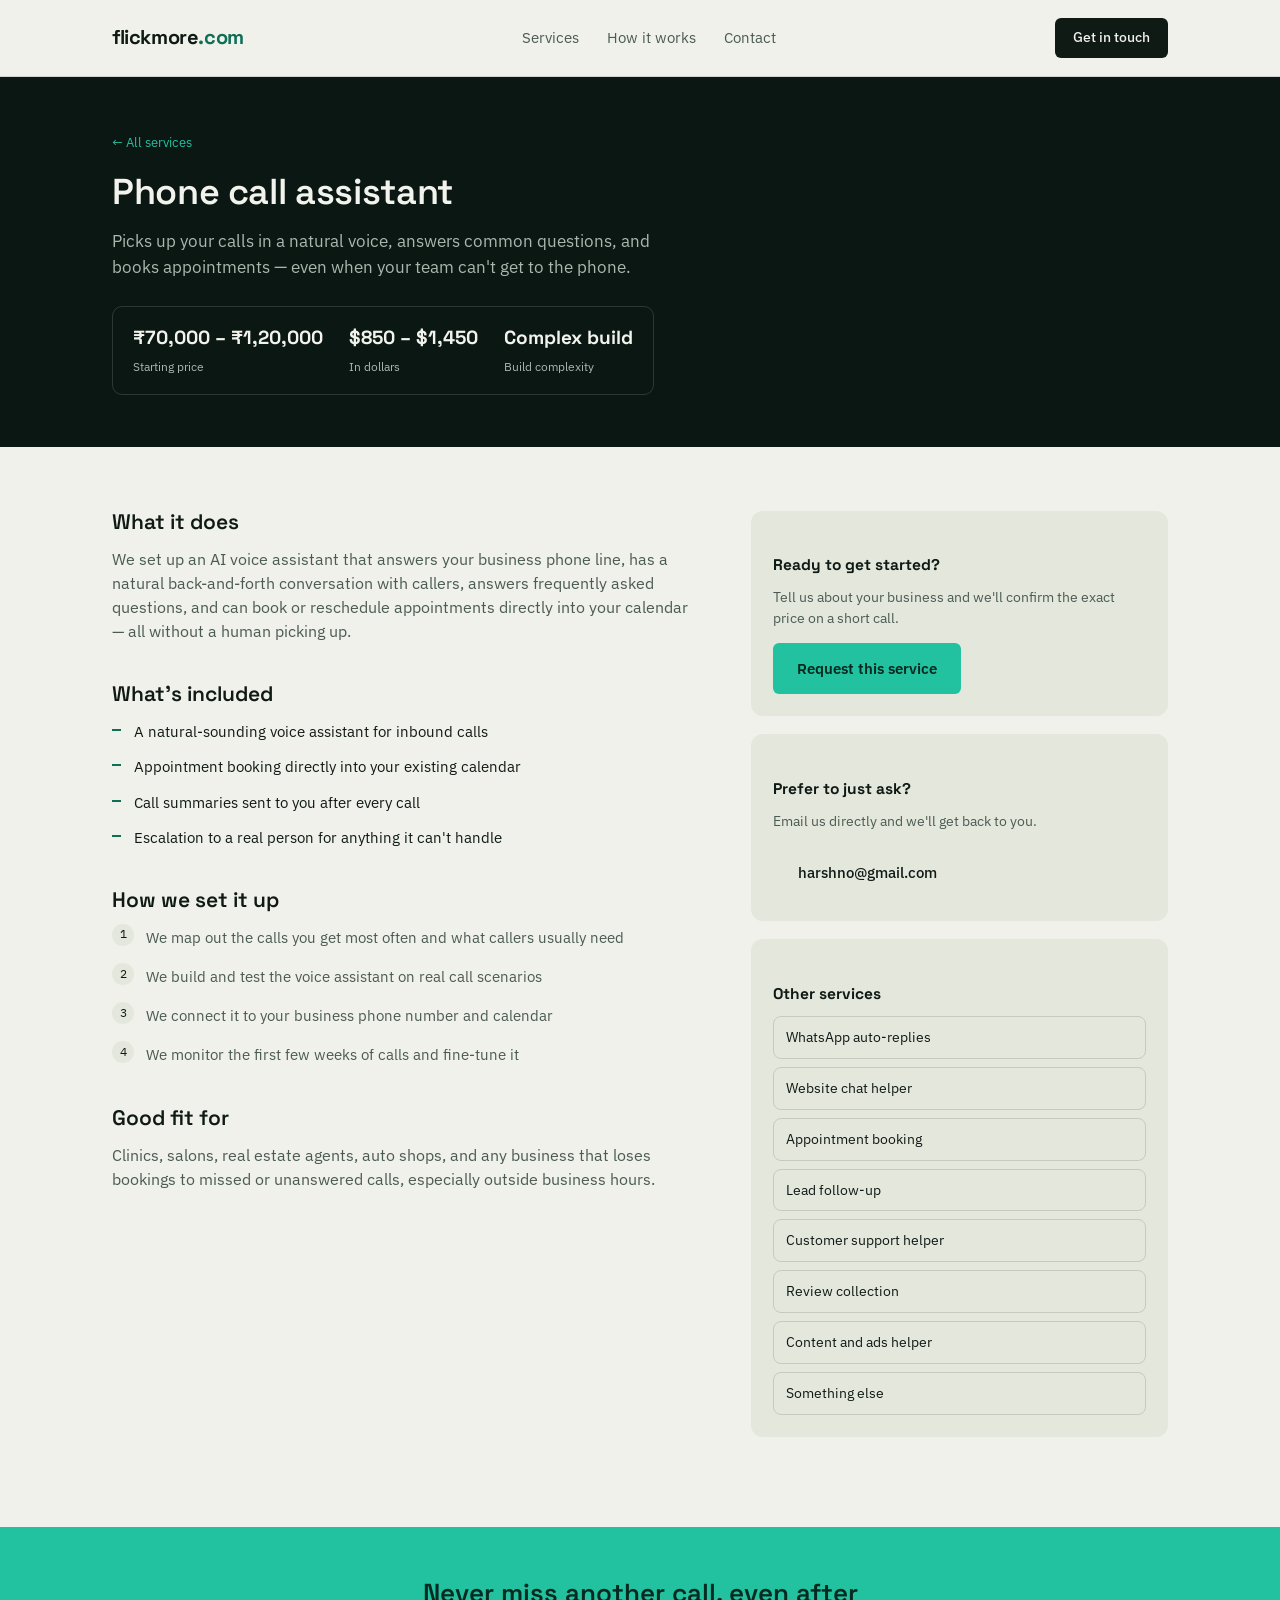
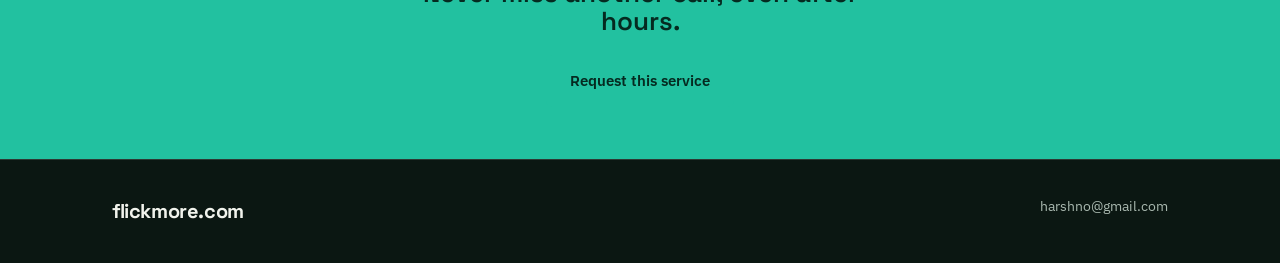
<file: phone-call-assistant.html>
<!DOCTYPE html>
<html lang="en">
<head>
<meta charset="UTF-8">
<meta name="viewport" content="width=device-width, initial-scale=1.0">
<title>Phone Call Assistant — Flickmore</title>
<link rel="preconnect" href="https://fonts.googleapis.com">
<link href="https://fonts.googleapis.com/css2?family=Space+Grotesk:wght@400;500;600;700&family=IBM+Plex+Sans:wght@400;500;600&family=IBM+Plex+Mono:wght@400;500&display=swap" rel="stylesheet">
<link rel="stylesheet" href="styles.css">
</head>
<body>

<nav>
  <div class="wrap">
    <a class="logo" href="index.html">flickmore<span>.com</span></a>
    <div class="navlinks">
      <a href="index.html#services">Services</a>
      <a href="index.html#how">How it works</a>
      <a href="index.html#contact">Contact</a>
    </div>
    <a class="navcta" href="index.html?service=Phone%20call%20assistant#contact">Get in touch</a>
  </div>
</nav>

<section class="detail-hero">
  <div class="wrap">
    <div class="breadcrumb"><a href="index.html#services">← All services</a></div>
    <h1>Phone call assistant</h1>
    <p class="lede">Picks up your calls in a natural voice, answers common questions, and books appointments — even when your team can't get to the phone.</p>
    <div class="detail-price-card">
      <div class="p-item"><b>₹70,000 – ₹1,20,000</b><span>Starting price</span></div>
      <div class="p-item"><b>$850 – $1,450</b><span>In dollars</span></div>
      <div class="p-item"><b>Complex build</b><span>Build complexity</span></div>
    </div>
  </div>
</section>

<section class="detail-body">
  <div class="wrap detail-cols">
    <div>
      <div class="detail-block">
        <h3>What it does</h3>
        <p>We set up an AI voice assistant that answers your business phone line, has a natural back-and-forth conversation with callers, answers frequently asked questions, and can book or reschedule appointments directly into your calendar — all without a human picking up.</p>
      </div>
      <div class="detail-block">
        <h3>What's included</h3>
        <ul class="detail-list">
          <li>A natural-sounding voice assistant for inbound calls</li>
          <li>Appointment booking directly into your existing calendar</li>
          <li>Call summaries sent to you after every call</li>
          <li>Escalation to a real person for anything it can't handle</li>
        </ul>
      </div>
      <div class="detail-block">
        <h3>How we set it up</h3>
        <ol class="detail-steps">
          <li>We map out the calls you get most often and what callers usually need</li>
          <li>We build and test the voice assistant on real call scenarios</li>
          <li>We connect it to your business phone number and calendar</li>
          <li>We monitor the first few weeks of calls and fine-tune it</li>
        </ol>
      </div>
      <div class="detail-block">
        <h3>Good fit for</h3>
        <p>Clinics, salons, real estate agents, auto shops, and any business that loses bookings to missed or unanswered calls, especially outside business hours.</p>
      </div>
    </div>

    <div>
      <div class="sidebar-card">
        <h4>Ready to get started?</h4>
        <p>Tell us about your business and we'll confirm the exact price on a short call.</p>
        <a class="btn-primary" href="index.html?service=Phone%20call%20assistant#contact">Request this service</a>
      </div>
      <div class="sidebar-card">
        <h4>Prefer to just ask?</h4>
        <p>Email us directly and we'll get back to you.</p>
        <a class="btn-secondary" style="border-color:var(--paper-2);color:var(--text-dark);display:inline-block;" href="mailto:harshno@gmail.com">harshno@gmail.com</a>
      </div>
      <div class="sidebar-card">
        <h4>Other services</h4>
        <div class="related-list">
          <a href="whatsapp-auto-replies.html">WhatsApp auto-replies</a>
          <a href="website-chat-helper.html">Website chat helper</a>
          <a href="appointment-booking.html">Appointment booking</a>
          <a href="lead-follow-up.html">Lead follow-up</a>
          <a href="customer-support-helper.html">Customer support helper</a>
          <a href="review-collection.html">Review collection</a>
          <a href="content-ads-helper.html">Content and ads helper</a>
          <a href="custom-service.html">Something else</a>
        </div>
      </div>
    </div>
  </div>
</section>

<section class="detail-cta">
  <div class="wrap">
    <h2>Never miss another call, even after hours.</h2>
    <a class="btn-primary" href="index.html?service=Phone%20call%20assistant#contact">Request this service</a>
  </div>
</section>

<footer>
  <div class="wrap">
    <a class="logo" href="index.html">flickmore.com</a>
    <div>harshno@gmail.com</div>
  </div>
</footer>

</body>
</html>
</file>
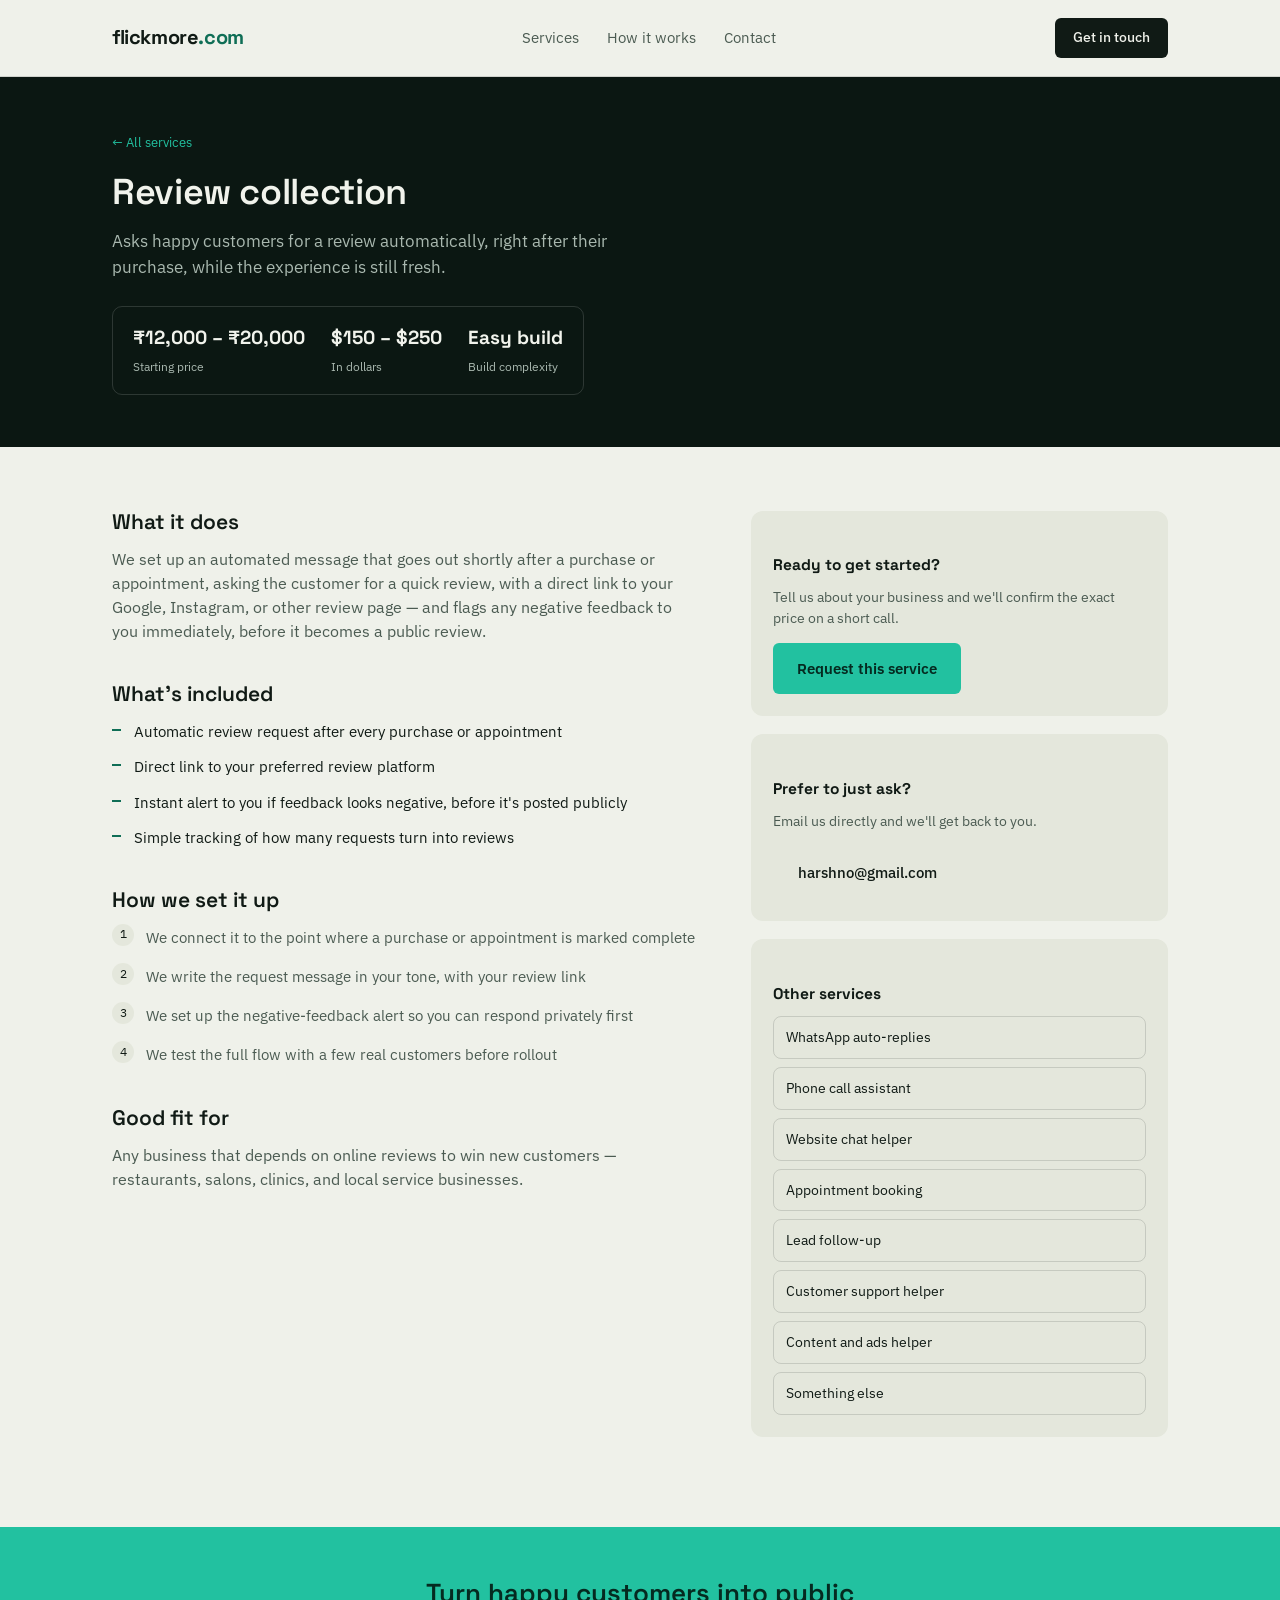
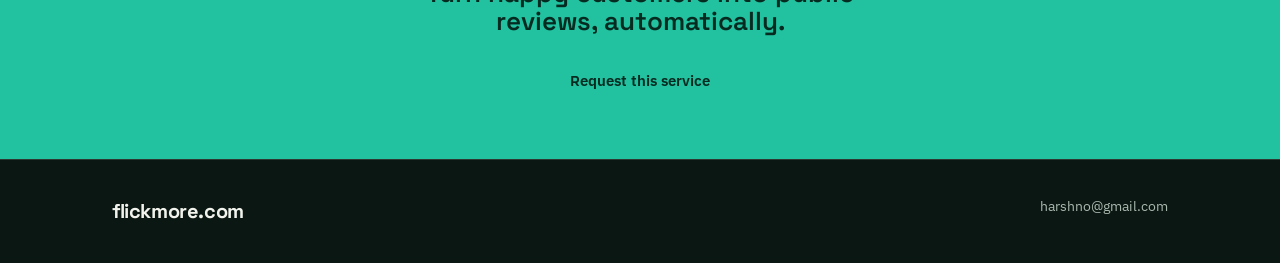
<file: review-collection.html>
<!DOCTYPE html>
<html lang="en">
<head>
<meta charset="UTF-8">
<meta name="viewport" content="width=device-width, initial-scale=1.0">
<title>Review Collection — Flickmore</title>
<link rel="preconnect" href="https://fonts.googleapis.com">
<link href="https://fonts.googleapis.com/css2?family=Space+Grotesk:wght@400;500;600;700&family=IBM+Plex+Sans:wght@400;500;600&family=IBM+Plex+Mono:wght@400;500&display=swap" rel="stylesheet">
<link rel="stylesheet" href="styles.css">
</head>
<body>

<nav>
  <div class="wrap">
    <a class="logo" href="index.html">flickmore<span>.com</span></a>
    <div class="navlinks">
      <a href="index.html#services">Services</a>
      <a href="index.html#how">How it works</a>
      <a href="index.html#contact">Contact</a>
    </div>
    <a class="navcta" href="index.html?service=Review%20collection#contact">Get in touch</a>
  </div>
</nav>

<section class="detail-hero">
  <div class="wrap">
    <div class="breadcrumb"><a href="index.html#services">← All services</a></div>
    <h1>Review collection</h1>
    <p class="lede">Asks happy customers for a review automatically, right after their purchase, while the experience is still fresh.</p>
    <div class="detail-price-card">
      <div class="p-item"><b>₹12,000 – ₹20,000</b><span>Starting price</span></div>
      <div class="p-item"><b>$150 – $250</b><span>In dollars</span></div>
      <div class="p-item"><b>Easy build</b><span>Build complexity</span></div>
    </div>
  </div>
</section>

<section class="detail-body">
  <div class="wrap detail-cols">
    <div>
      <div class="detail-block">
        <h3>What it does</h3>
        <p>We set up an automated message that goes out shortly after a purchase or appointment, asking the customer for a quick review, with a direct link to your Google, Instagram, or other review page — and flags any negative feedback to you immediately, before it becomes a public review.</p>
      </div>
      <div class="detail-block">
        <h3>What's included</h3>
        <ul class="detail-list">
          <li>Automatic review request after every purchase or appointment</li>
          <li>Direct link to your preferred review platform</li>
          <li>Instant alert to you if feedback looks negative, before it's posted publicly</li>
          <li>Simple tracking of how many requests turn into reviews</li>
        </ul>
      </div>
      <div class="detail-block">
        <h3>How we set it up</h3>
        <ol class="detail-steps">
          <li>We connect it to the point where a purchase or appointment is marked complete</li>
          <li>We write the request message in your tone, with your review link</li>
          <li>We set up the negative-feedback alert so you can respond privately first</li>
          <li>We test the full flow with a few real customers before rollout</li>
        </ol>
      </div>
      <div class="detail-block">
        <h3>Good fit for</h3>
        <p>Any business that depends on online reviews to win new customers — restaurants, salons, clinics, and local service businesses.</p>
      </div>
    </div>

    <div>
      <div class="sidebar-card">
        <h4>Ready to get started?</h4>
        <p>Tell us about your business and we'll confirm the exact price on a short call.</p>
        <a class="btn-primary" href="index.html?service=Review%20collection#contact">Request this service</a>
      </div>
      <div class="sidebar-card">
        <h4>Prefer to just ask?</h4>
        <p>Email us directly and we'll get back to you.</p>
        <a class="btn-secondary" style="border-color:var(--paper-2);color:var(--text-dark);display:inline-block;" href="mailto:harshno@gmail.com">harshno@gmail.com</a>
      </div>
      <div class="sidebar-card">
        <h4>Other services</h4>
        <div class="related-list">
          <a href="whatsapp-auto-replies.html">WhatsApp auto-replies</a>
          <a href="phone-call-assistant.html">Phone call assistant</a>
          <a href="website-chat-helper.html">Website chat helper</a>
          <a href="appointment-booking.html">Appointment booking</a>
          <a href="lead-follow-up.html">Lead follow-up</a>
          <a href="customer-support-helper.html">Customer support helper</a>
          <a href="content-ads-helper.html">Content and ads helper</a>
          <a href="custom-service.html">Something else</a>
        </div>
      </div>
    </div>
  </div>
</section>

<section class="detail-cta">
  <div class="wrap">
    <h2>Turn happy customers into public reviews, automatically.</h2>
    <a class="btn-primary" href="index.html?service=Review%20collection#contact">Request this service</a>
  </div>
</section>

<footer>
  <div class="wrap">
    <a class="logo" href="index.html">flickmore.com</a>
    <div>harshno@gmail.com</div>
  </div>
</footer>

</body>
</html>
</file>
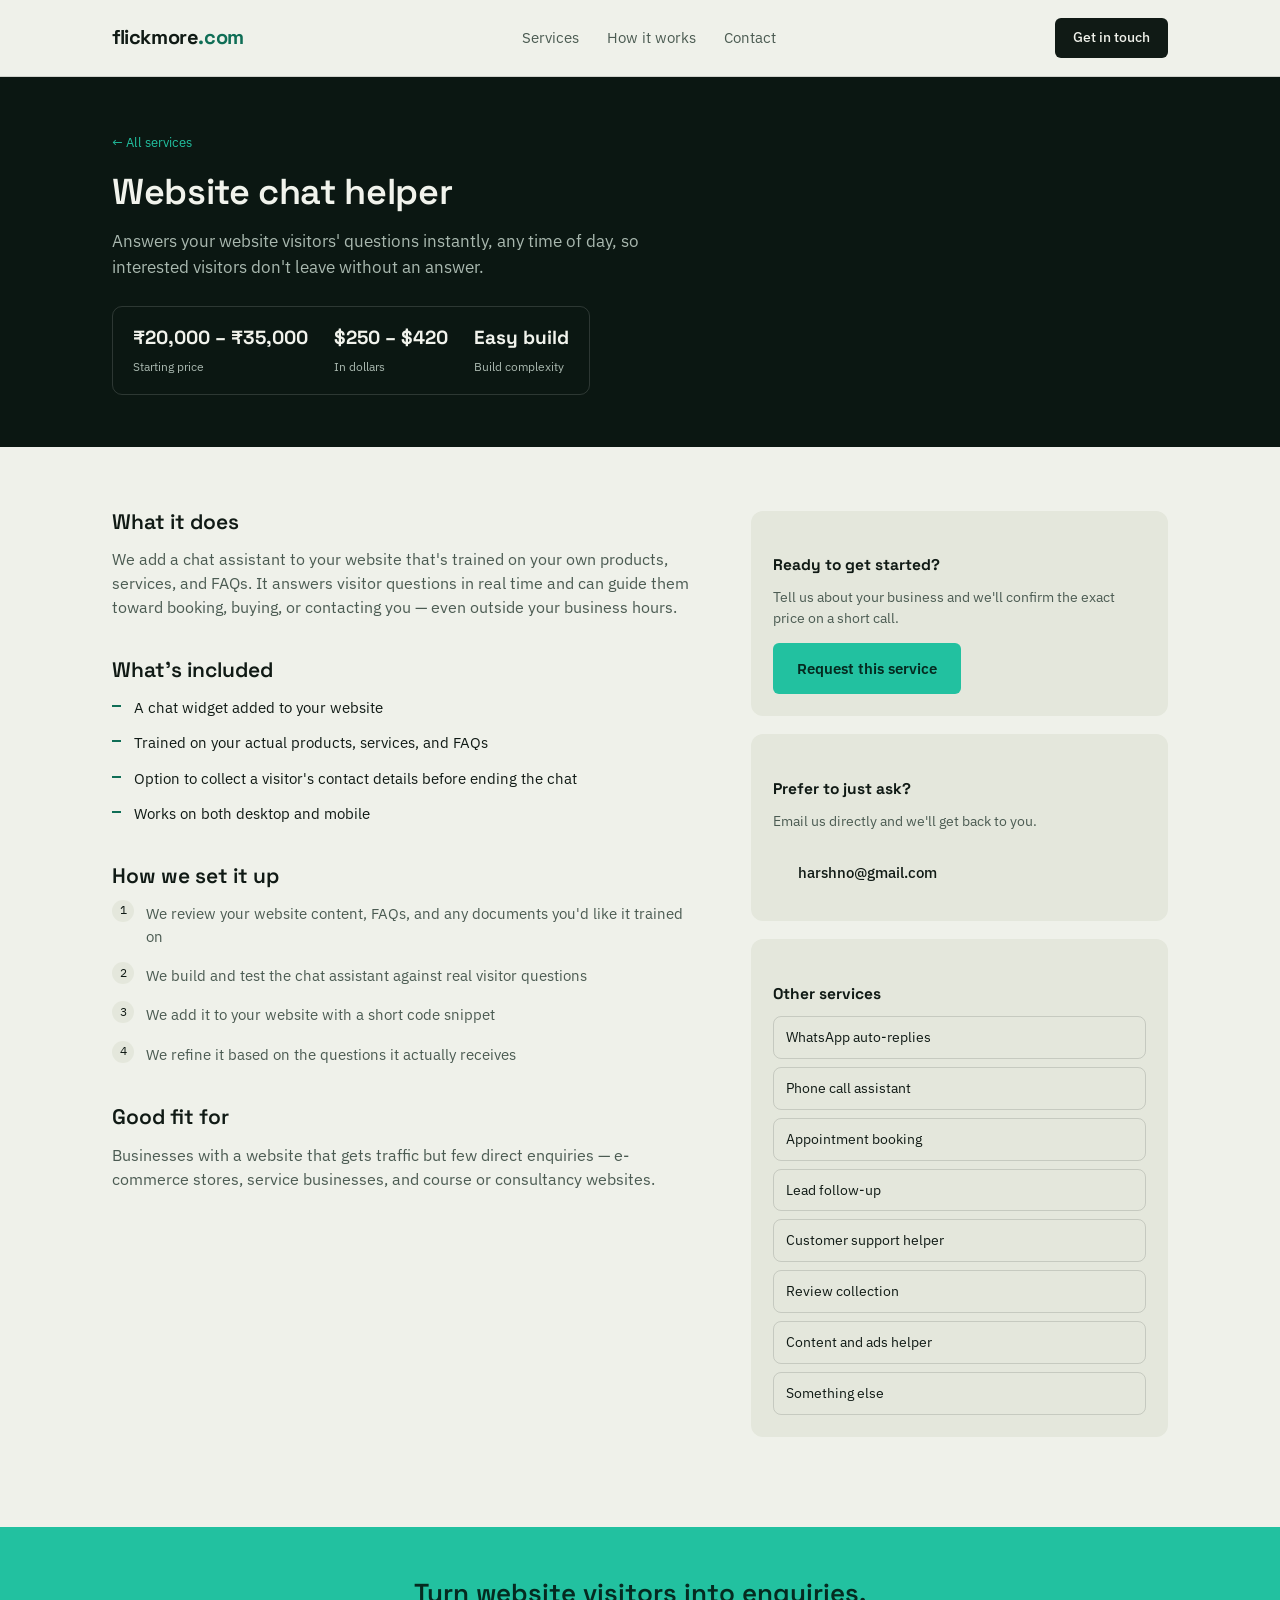
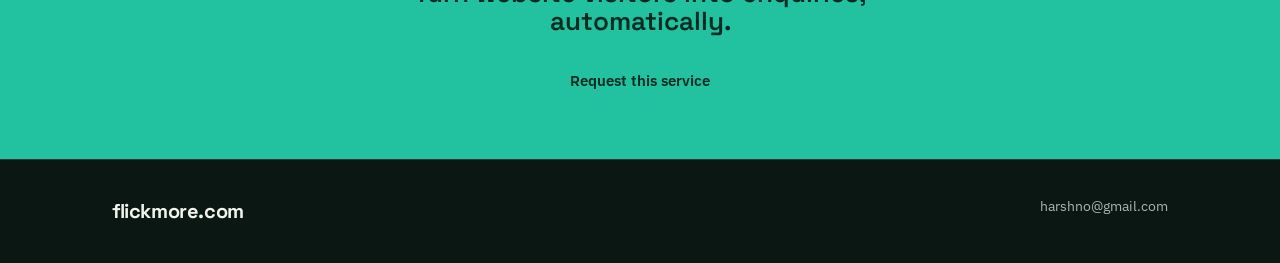
<file: website-chat-helper.html>
<!DOCTYPE html>
<html lang="en">
<head>
<meta charset="UTF-8">
<meta name="viewport" content="width=device-width, initial-scale=1.0">
<title>Website Chat Helper — Flickmore</title>
<link rel="preconnect" href="https://fonts.googleapis.com">
<link href="https://fonts.googleapis.com/css2?family=Space+Grotesk:wght@400;500;600;700&family=IBM+Plex+Sans:wght@400;500;600&family=IBM+Plex+Mono:wght@400;500&display=swap" rel="stylesheet">
<link rel="stylesheet" href="styles.css">
</head>
<body>

<nav>
  <div class="wrap">
    <a class="logo" href="index.html">flickmore<span>.com</span></a>
    <div class="navlinks">
      <a href="index.html#services">Services</a>
      <a href="index.html#how">How it works</a>
      <a href="index.html#contact">Contact</a>
    </div>
    <a class="navcta" href="index.html?service=Website%20chat%20helper#contact">Get in touch</a>
  </div>
</nav>

<section class="detail-hero">
  <div class="wrap">
    <div class="breadcrumb"><a href="index.html#services">← All services</a></div>
    <h1>Website chat helper</h1>
    <p class="lede">Answers your website visitors' questions instantly, any time of day, so interested visitors don't leave without an answer.</p>
    <div class="detail-price-card">
      <div class="p-item"><b>₹20,000 – ₹35,000</b><span>Starting price</span></div>
      <div class="p-item"><b>$250 – $420</b><span>In dollars</span></div>
      <div class="p-item"><b>Easy build</b><span>Build complexity</span></div>
    </div>
  </div>
</section>

<section class="detail-body">
  <div class="wrap detail-cols">
    <div>
      <div class="detail-block">
        <h3>What it does</h3>
        <p>We add a chat assistant to your website that's trained on your own products, services, and FAQs. It answers visitor questions in real time and can guide them toward booking, buying, or contacting you — even outside your business hours.</p>
      </div>
      <div class="detail-block">
        <h3>What's included</h3>
        <ul class="detail-list">
          <li>A chat widget added to your website</li>
          <li>Trained on your actual products, services, and FAQs</li>
          <li>Option to collect a visitor's contact details before ending the chat</li>
          <li>Works on both desktop and mobile</li>
        </ul>
      </div>
      <div class="detail-block">
        <h3>How we set it up</h3>
        <ol class="detail-steps">
          <li>We review your website content, FAQs, and any documents you'd like it trained on</li>
          <li>We build and test the chat assistant against real visitor questions</li>
          <li>We add it to your website with a short code snippet</li>
          <li>We refine it based on the questions it actually receives</li>
        </ol>
      </div>
      <div class="detail-block">
        <h3>Good fit for</h3>
        <p>Businesses with a website that gets traffic but few direct enquiries — e-commerce stores, service businesses, and course or consultancy websites.</p>
      </div>
    </div>

    <div>
      <div class="sidebar-card">
        <h4>Ready to get started?</h4>
        <p>Tell us about your business and we'll confirm the exact price on a short call.</p>
        <a class="btn-primary" href="index.html?service=Website%20chat%20helper#contact">Request this service</a>
      </div>
      <div class="sidebar-card">
        <h4>Prefer to just ask?</h4>
        <p>Email us directly and we'll get back to you.</p>
        <a class="btn-secondary" style="border-color:var(--paper-2);color:var(--text-dark);display:inline-block;" href="mailto:harshno@gmail.com">harshno@gmail.com</a>
      </div>
      <div class="sidebar-card">
        <h4>Other services</h4>
        <div class="related-list">
          <a href="whatsapp-auto-replies.html">WhatsApp auto-replies</a>
          <a href="phone-call-assistant.html">Phone call assistant</a>
          <a href="appointment-booking.html">Appointment booking</a>
          <a href="lead-follow-up.html">Lead follow-up</a>
          <a href="customer-support-helper.html">Customer support helper</a>
          <a href="review-collection.html">Review collection</a>
          <a href="content-ads-helper.html">Content and ads helper</a>
          <a href="custom-service.html">Something else</a>
        </div>
      </div>
    </div>
  </div>
</section>

<section class="detail-cta">
  <div class="wrap">
    <h2>Turn website visitors into enquiries, automatically.</h2>
    <a class="btn-primary" href="index.html?service=Website%20chat%20helper#contact">Request this service</a>
  </div>
</section>

<footer>
  <div class="wrap">
    <a class="logo" href="index.html">flickmore.com</a>
    <div>harshno@gmail.com</div>
  </div>
</footer>

</body>
</html>
</file>
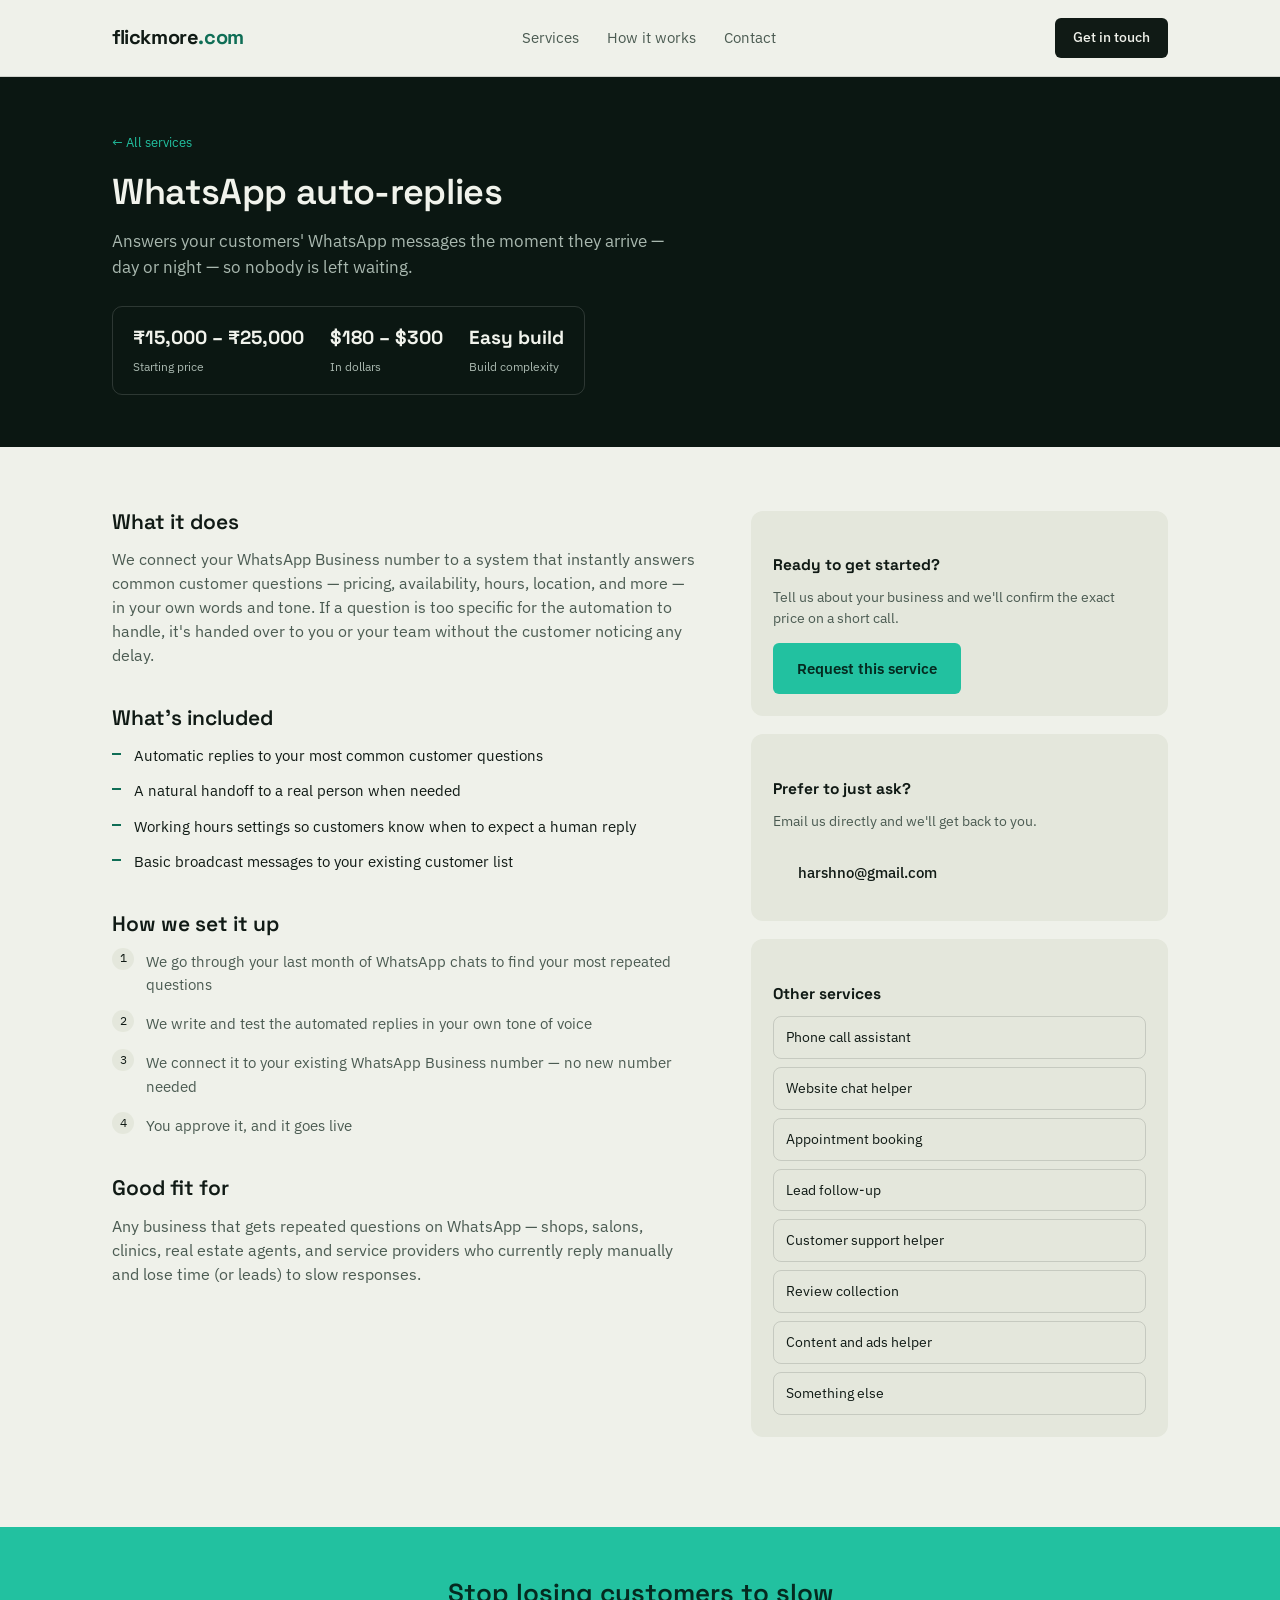
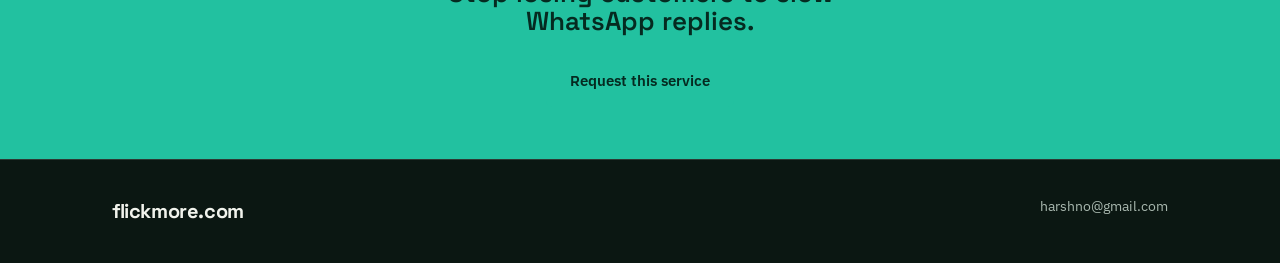
<file: whatsapp-auto-replies.html>
<!DOCTYPE html>
<html lang="en">
<head>
<meta charset="UTF-8">
<meta name="viewport" content="width=device-width, initial-scale=1.0">
<title>WhatsApp Auto-Replies — Flickmore</title>
<link rel="preconnect" href="https://fonts.googleapis.com">
<link href="https://fonts.googleapis.com/css2?family=Space+Grotesk:wght@400;500;600;700&family=IBM+Plex+Sans:wght@400;500;600&family=IBM+Plex+Mono:wght@400;500&display=swap" rel="stylesheet">
<link rel="stylesheet" href="styles.css">
</head>
<body>

<nav>
  <div class="wrap">
    <a class="logo" href="index.html">flickmore<span>.com</span></a>
    <div class="navlinks">
      <a href="index.html#services">Services</a>
      <a href="index.html#how">How it works</a>
      <a href="index.html#contact">Contact</a>
    </div>
    <a class="navcta" href="index.html?service=WhatsApp%20auto-replies#contact">Get in touch</a>
  </div>
</nav>

<section class="detail-hero">
  <div class="wrap">
    <div class="breadcrumb"><a href="index.html#services">← All services</a></div>
    <h1>WhatsApp auto-replies</h1>
    <p class="lede">Answers your customers' WhatsApp messages the moment they arrive — day or night — so nobody is left waiting.</p>
    <div class="detail-price-card">
      <div class="p-item"><b>₹15,000 – ₹25,000</b><span>Starting price</span></div>
      <div class="p-item"><b>$180 – $300</b><span>In dollars</span></div>
      <div class="p-item"><b>Easy build</b><span>Build complexity</span></div>
    </div>
  </div>
</section>

<section class="detail-body">
  <div class="wrap detail-cols">
    <div>
      <div class="detail-block">
        <h3>What it does</h3>
        <p>We connect your WhatsApp Business number to a system that instantly answers common customer questions — pricing, availability, hours, location, and more — in your own words and tone. If a question is too specific for the automation to handle, it's handed over to you or your team without the customer noticing any delay.</p>
      </div>
      <div class="detail-block">
        <h3>What's included</h3>
        <ul class="detail-list">
          <li>Automatic replies to your most common customer questions</li>
          <li>A natural handoff to a real person when needed</li>
          <li>Working hours settings so customers know when to expect a human reply</li>
          <li>Basic broadcast messages to your existing customer list</li>
        </ul>
      </div>
      <div class="detail-block">
        <h3>How we set it up</h3>
        <ol class="detail-steps">
          <li>We go through your last month of WhatsApp chats to find your most repeated questions</li>
          <li>We write and test the automated replies in your own tone of voice</li>
          <li>We connect it to your existing WhatsApp Business number — no new number needed</li>
          <li>You approve it, and it goes live</li>
        </ol>
      </div>
      <div class="detail-block">
        <h3>Good fit for</h3>
        <p>Any business that gets repeated questions on WhatsApp — shops, salons, clinics, real estate agents, and service providers who currently reply manually and lose time (or leads) to slow responses.</p>
      </div>
    </div>

    <div>
      <div class="sidebar-card">
        <h4>Ready to get started?</h4>
        <p>Tell us about your business and we'll confirm the exact price on a short call.</p>
        <a class="btn-primary" href="index.html?service=WhatsApp%20auto-replies#contact">Request this service</a>
      </div>
      <div class="sidebar-card">
        <h4>Prefer to just ask?</h4>
        <p>Email us directly and we'll get back to you.</p>
        <a class="btn-secondary" style="border-color:var(--paper-2);color:var(--text-dark);display:inline-block;" href="mailto:harshno@gmail.com">harshno@gmail.com</a>
      </div>
      <div class="sidebar-card">
        <h4>Other services</h4>
        <div class="related-list">
          <a href="phone-call-assistant.html">Phone call assistant</a>
          <a href="website-chat-helper.html">Website chat helper</a>
          <a href="appointment-booking.html">Appointment booking</a>
          <a href="lead-follow-up.html">Lead follow-up</a>
          <a href="customer-support-helper.html">Customer support helper</a>
          <a href="review-collection.html">Review collection</a>
          <a href="content-ads-helper.html">Content and ads helper</a>
          <a href="custom-service.html">Something else</a>
        </div>
      </div>
    </div>
  </div>
</section>

<section class="detail-cta">
  <div class="wrap">
    <h2>Stop losing customers to slow WhatsApp replies.</h2>
    <a class="btn-primary" href="index.html?service=WhatsApp%20auto-replies#contact">Request this service</a>
  </div>
</section>

<footer>
  <div class="wrap">
    <a class="logo" href="index.html">flickmore.com</a>
    <div>harshno@gmail.com</div>
  </div>
</footer>

</body>
</html>
</file>
<file: styles.css>
:root{
    --ink:#0B1712;
    --ink-2:#122019;
    --paper:#EFF1EA;
    --paper-2:#E4E7DC;
    --signal:#22C1A0;
    --signal-dark:#0F6E56;
    --coral:#FF6B4A;
    --text-dark:#101A15;
    --text-muted-dark:#4B5B52;
    --text-light:#F1F3EC;
    --text-muted-light:#A9B8AF;
    --hairline: rgba(255,255,255,0.14);
    --hairline-dark: rgba(16,26,21,0.14);
  }
  *{box-sizing:border-box;}
  html{scroll-behavior:smooth;}
  body{margin:0;font-family:'IBM Plex Sans', sans-serif;background:var(--paper);color:var(--text-dark);line-height:1.55;}
  h1,h2,h3{font-family:'Space Grotesk', sans-serif;font-weight:600;margin:0;line-height:1.08;}
  p{margin:0;}
  a{color:inherit;text-decoration:none;}
  .wrap{max-width:1120px;margin:0 auto;padding:0 32px;}
  .mono{font-family:'IBM Plex Mono', monospace;}

  nav{position:sticky;top:0;z-index:50;background:rgba(239,241,234,0.92);backdrop-filter:blur(8px);border-bottom:1px solid var(--hairline-dark);}
  nav .wrap{display:flex;align-items:center;justify-content:space-between;padding-top:18px;padding-bottom:18px;}
  .logo{font-family:'Space Grotesk';font-weight:700;font-size:20px;letter-spacing:-0.02em;}
  .logo span{color:var(--signal-dark);}
  .navlinks{display:flex;gap:28px;font-size:15px;color:var(--text-muted-dark);}
  .navlinks a:hover{color:var(--text-dark);}
  .navcta{padding:9px 18px;border-radius:6px;background:var(--text-dark);color:var(--paper);font-size:14px;font-weight:500;}
  @media(max-width:760px){.navlinks{display:none;}}

  .hero{background:var(--ink);color:var(--text-light);padding:88px 0 96px;}
  .hero-grid{display:grid;grid-template-columns:1.15fr 1fr;gap:56px;align-items:center;}
  @media(max-width:900px){.hero-grid{grid-template-columns:1fr;}}
  .hero-tag{font-size:14px;color:var(--signal);font-weight:500;margin-bottom:16px;}
  .hero h1{font-size:48px;letter-spacing:-0.02em;color:var(--text-light);}
  @media(max-width:600px){.hero h1{font-size:33px;}}
  .hero .lede{margin-top:22px;font-size:18px;max-width:480px;color:var(--text-muted-light);}
  .hero-ctas{margin-top:34px;display:flex;gap:14px;flex-wrap:wrap;}
  .btn-primary{background:var(--signal);color:#052A20;padding:14px 24px;border-radius:6px;font-weight:600;font-size:15px;display:inline-block;border:none;cursor:pointer;}
  .btn-secondary{padding:14px 24px;border-radius:6px;font-weight:500;font-size:15px;border:1px solid var(--hairline);color:var(--text-light);cursor:pointer;background:none;}

  .phone{background:var(--ink-2);border:1px solid var(--hairline);border-radius:22px;padding:18px;max-width:340px;margin-left:auto;}
  @media(max-width:900px){.phone{margin:0 auto;}}
  .phone-head{display:flex;align-items:center;gap:10px;padding-bottom:14px;border-bottom:1px solid var(--hairline);margin-bottom:14px;}
  .phone-avatar{width:32px;height:32px;border-radius:50%;background:var(--signal);}
  .phone-head p{font-size:14px;font-weight:500;}
  .phone-head span{display:block;font-size:12px;color:var(--text-muted-light);}
  .msg{max-width:80%;padding:10px 13px;border-radius:12px;font-size:14px;margin-bottom:10px;opacity:0;transform:translateY(6px);animation:rise 0.5s ease forwards;}
  .msg.in{background:var(--ink);border:1px solid var(--hairline);border-bottom-left-radius:2px;}
  .msg.out{background:var(--signal);color:#052A20;margin-left:auto;border-bottom-right-radius:2px;}
  .msg-time{display:block;font-size:10px;margin-top:4px;opacity:0.6;}
  @keyframes rise{to{opacity:1;transform:translateY(0);}}
  .phone-stat{margin-top:14px;padding-top:14px;border-top:1px solid var(--hairline);font-size:12px;color:var(--text-muted-light);display:flex;justify-content:space-between;}
  .phone-stat b{color:var(--signal);font-weight:500;}

  .statsbar{background:var(--paper-2);border-bottom:1px solid var(--hairline-dark);}
  .statsbar .wrap{display:flex;padding:34px 32px;}
  .stat{flex:1;padding:0 24px;border-left:1px solid var(--hairline-dark);}
  .stat:first-child{border-left:none;padding-left:0;}
  .stat b{font-family:'Space Grotesk';font-size:30px;display:block;}
  .stat span{font-size:14px;color:var(--text-muted-dark);}
  @media(max-width:700px){.statsbar .wrap{flex-direction:column;gap:20px;}.stat{border-left:none;padding-left:0;border-top:1px solid var(--hairline-dark);padding-top:16px;}.stat:first-child{border-top:none;padding-top:0;}}

  .section{padding:96px 0;}
  .section-head{max-width:600px;margin-bottom:44px;}
  .section-head h2{font-size:32px;letter-spacing:-0.01em;}
  .section-head p{margin-top:14px;font-size:16px;color:var(--text-muted-dark);}

  /* dashboard */
  .dash{background:var(--ink-2);border:1px solid var(--hairline-dark);border-radius:16px;padding:28px;}
  .dash-top{display:flex;justify-content:space-between;align-items:center;margin-bottom:22px;flex-wrap:wrap;gap:10px;}
  .dash-top p{font-size:13px;color:var(--text-muted-dark);}
  .dash-grid{display:grid;grid-template-columns:repeat(3,1fr);gap:14px;}
  @media(max-width:760px){.dash-grid{grid-template-columns:1fr 1fr;}}
  @media(max-width:520px){.dash-grid{grid-template-columns:1fr;}}
  .tile{
    background:var(--paper);border:1.5px solid var(--paper-2);border-radius:10px;
    padding:20px;cursor:pointer;text-align:left;transition:border-color .15s ease;
    display:block;
  }
  .tile-more{margin-top:12px;font-size:12.5px;color:var(--signal-dark);font-weight:600;}
  .tile:hover{border-color:var(--signal-dark);}
  .tile.active{border-color:var(--signal-dark);background:#E4F4EF;}
  .tile-icon{width:36px;height:36px;border-radius:8px;background:var(--paper-2);display:flex;align-items:center;justify-content:center;margin-bottom:14px;}
  .tile.active .tile-icon{background:var(--signal);}
  .tile-icon svg{width:18px;height:18px;stroke:var(--text-dark);}
  .tile.active .tile-icon svg{stroke:#052A20;}
  .tile h4{font-family:'Space Grotesk';font-size:16px;font-weight:600;margin-bottom:6px;}
  .tile p{font-size:13.5px;color:var(--text-muted-dark);}
  .tile-check{display:none;margin-top:12px;font-size:12px;color:var(--signal-dark);font-weight:500;}
  .tile.active .tile-check{display:block;}
  .tile-meta{margin-top:14px;padding-top:12px;border-top:1px solid var(--paper-2);display:flex;justify-content:space-between;align-items:center;gap:8px;}
  .tile-price{font-size:13px;}
  .tile-price b{display:block;font-family:'Space Grotesk';font-size:14.5px;}
  .tile-price span{font-size:11.5px;color:var(--text-muted-dark);}
  .tile-diff{font-size:10.5px;font-weight:600;padding:3px 8px;border-radius:20px;white-space:nowrap;}
  .diff-easy{background:#DCEFE6;color:var(--signal-dark);}
  .diff-medium{background:#FCEBD2;color:#8A5A0F;}
  .diff-hard{background:#FBE0D8;color:#9A3C1F;}
  .diff-custom{background:var(--paper-2);color:var(--text-muted-dark);}
  .price-note{margin-top:16px;font-size:12.5px;color:var(--text-muted-light);}

  .dash-footer{margin-top:22px;padding-top:20px;border-top:1px solid var(--hairline);display:flex;justify-content:space-between;align-items:center;flex-wrap:wrap;gap:14px;}
  .dash-footer p{font-size:14px;color:var(--text-muted-light);}
  .dash-footer p b{color:var(--text-light);}

  /* how it works */
  .steps{display:grid;grid-template-columns:repeat(4,1fr);gap:0;}
  @media(max-width:860px){.steps{grid-template-columns:1fr 1fr;}}
  @media(max-width:520px){.steps{grid-template-columns:1fr;}}
  .step{padding:0 24px 0 0;border-left:1px solid var(--hairline-dark);padding-left:22px;}
  .step:first-child{border-left:none;padding-left:0;}
  @media(max-width:860px){.step{border-left:none;padding-left:0;border-top:1px solid var(--hairline-dark);padding-top:22px;margin-top:22px;}}
  .step-num{font-family:'IBM Plex Mono';font-size:13px;color:var(--signal-dark);margin-bottom:14px;}
  .step h4{font-family:'Space Grotesk';font-size:18px;font-weight:600;margin-bottom:8px;}
  .step p{font-size:14px;color:var(--text-muted-dark);}

  /* contact / form */
  .contact{background:var(--ink);color:var(--text-light);}
  .contact-grid{display:grid;grid-template-columns:0.9fr 1.1fr;gap:56px;}
  @media(max-width:860px){.contact-grid{grid-template-columns:1fr;}}
  .contact-info h2{font-size:32px;color:var(--text-light);margin-bottom:16px;}
  .contact-info p{font-size:16px;color:var(--text-muted-light);margin-bottom:26px;max-width:400px;}
  .contact-email{display:inline-flex;align-items:center;gap:10px;padding:14px 18px;border:1px solid var(--hairline);border-radius:8px;font-size:15px;}
  .contact-email span{color:var(--text-muted-light);font-size:13px;display:block;}

  form{display:grid;gap:16px;}
  .form-row{display:grid;grid-template-columns:1fr 1fr;gap:16px;}
  @media(max-width:520px){.form-row{grid-template-columns:1fr;}}
  label{font-size:13px;color:var(--text-muted-light);margin-bottom:6px;display:block;}
  input,select,textarea{
    width:100%;background:var(--ink-2);border:1px solid var(--hairline);border-radius:8px;
    padding:12px 14px;color:var(--text-light);font-family:'IBM Plex Sans';font-size:14px;
  }
  input:focus,select:focus,textarea:focus{outline:none;border-color:var(--signal);}
  textarea{resize:vertical;min-height:100px;}
  .form-note{font-size:12.5px;color:var(--text-muted-light);}
  .form-submit{background:var(--signal);color:#052A20;padding:14px 24px;border-radius:8px;font-weight:600;font-size:15px;border:none;cursor:pointer;justify-self:start;}
  .form-status{font-size:13.5px;color:var(--signal);display:none;}

  footer{background:var(--ink);color:var(--text-muted-light);padding:36px 0;border-top:1px solid var(--hairline);}
  footer .wrap{display:flex;justify-content:space-between;flex-wrap:wrap;gap:16px;font-size:14px;}
  footer .logo{color:var(--text-light);}

/* ===== service detail pages ===== */
.detail-hero{background:var(--ink);color:var(--text-light);padding:56px 0 52px;}
.breadcrumb{font-size:13px;color:var(--text-muted-light);margin-bottom:20px;}
.breadcrumb a{color:var(--signal);}
.detail-hero h1{font-size:36px;color:var(--text-light);max-width:640px;letter-spacing:-0.01em;}
@media(max-width:600px){.detail-hero h1{font-size:27px;}}
.detail-hero .lede{margin-top:16px;font-size:17px;color:var(--text-muted-light);max-width:560px;}
.detail-price-card{margin-top:26px;display:inline-flex;gap:26px;align-items:center;padding:16px 20px;border:1px solid var(--hairline);border-radius:10px;flex-wrap:wrap;}
.detail-price-card .p-item b{font-family:'Space Grotesk';font-size:19px;display:block;}
.detail-price-card .p-item span{font-size:12px;color:var(--text-muted-light);}

.detail-body{padding:64px 0 72px;}
.detail-cols{display:grid;grid-template-columns:1.4fr 1fr;gap:56px;}
@media(max-width:860px){.detail-cols{grid-template-columns:1fr;}}
.detail-block{margin-bottom:40px;}
.detail-block h3{font-family:'Space Grotesk';font-size:21px;margin-bottom:14px;}
.detail-block p{font-size:15.5px;color:var(--text-muted-dark);margin-bottom:10px;}
.detail-list{list-style:none;padding:0;margin:0;display:grid;gap:12px;}
.detail-list li{font-size:15px;padding-left:22px;position:relative;color:var(--text-dark);}
.detail-list li::before{content:"";position:absolute;left:0;top:9px;width:9px;height:2px;background:var(--signal-dark);}
.detail-steps{list-style:none;padding:0;margin:0;display:grid;gap:16px;counter-reset:step;}
.detail-steps li{padding-left:34px;position:relative;font-size:15px;color:var(--text-muted-dark);}
.detail-steps li::before{counter-increment:step;content:counter(step);position:absolute;left:0;top:-2px;width:22px;height:22px;border-radius:50%;background:var(--paper-2);color:var(--text-dark);font-family:'IBM Plex Mono';font-size:12px;display:flex;align-items:center;justify-content:center;}

.sidebar-card{background:var(--paper-2);border-radius:12px;padding:22px;margin-bottom:18px;}
.sidebar-card h4{font-family:'Space Grotesk';font-size:15.5px;margin-bottom:10px;}
.sidebar-card p{font-size:13.5px;color:var(--text-muted-dark);margin-bottom:14px;}

.related-list{display:grid;gap:8px;}
.related-list a{font-size:13.5px;padding:10px 12px;border:1px solid var(--hairline-dark);border-radius:8px;display:block;}
.related-list a:hover{border-color:var(--signal-dark);}

.detail-cta{background:var(--signal);color:#052A20;padding:52px 0;text-align:center;}
.detail-cta h2{font-size:26px;max-width:520px;margin:0 auto 20px;color:#052A20;}
</file>
